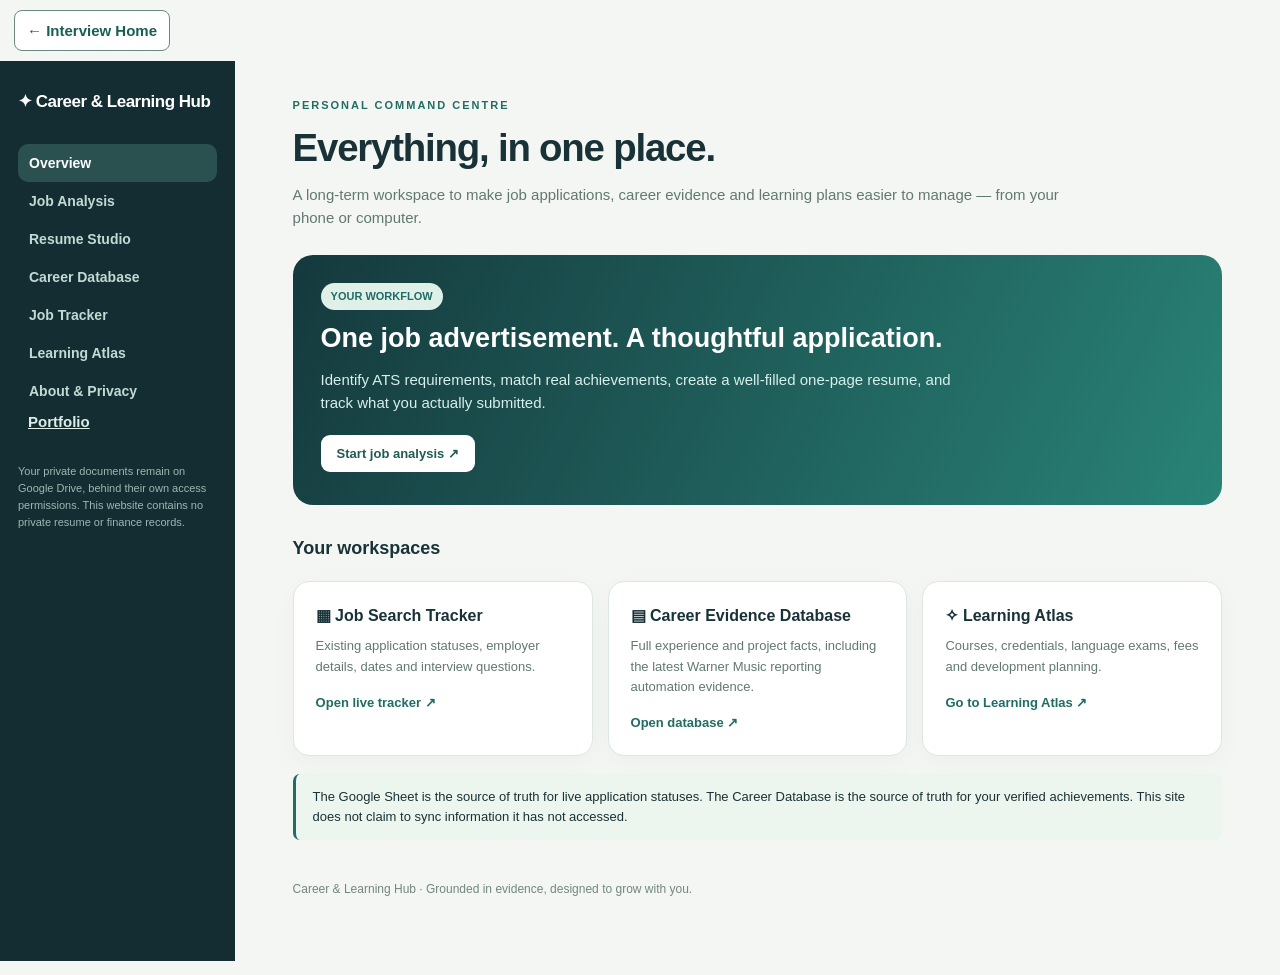
<file: index.html>
<!doctype html><html lang="en"><head><meta charset="utf-8"><meta name="viewport" content="width=device-width,initial-scale=1"><meta name="theme-color" content="#152c31"><title>Career & Learning Hub</title><style>:root{--ink:#193237;--green:#216c64;--bg:#f3f6f3;--line:#dce6e2}*{box-sizing:border-box}body{margin:0;color:var(--ink);background:var(--bg);font:15px/1.55 -apple-system,BlinkMacSystemFont,"Segoe UI",sans-serif}.wrap{display:grid;grid-template-columns:235px minmax(0,1fr);min-height:100vh}aside{background:#142d32;color:#dceee7;padding:28px 18px;position:sticky;top:0;height:100vh}aside h2{font-size:17px;margin:0 0 28px;color:white;letter-spacing:-.5px}aside button{display:block;background:transparent;color:#c3d9d4;border:0;border-radius:10px;width:100%;text-align:left;padding:11px;cursor:pointer;font-size:14px;font-weight:600}aside button:hover,aside button.active{background:#2a5050;color:white}aside p{font-size:11px;color:#9bb8b2;margin-top:30px}main{padding:36px clamp(18px,4.5vw,70px);max-width:1320px;width:100%;margin:auto}.eyebrow{color:var(--green);font-weight:800;letter-spacing:2px;font-size:11px}.title{font-size:clamp(30px,3vw,42px);letter-spacing:-1.2px;margin:4px 0 5px}.muted{color:#627872}.lead{max-width:770px;margin-top:0}.hero{background:linear-gradient(115deg,#15393d,#298377);border-radius:20px;color:white;padding:28px;margin-top:26px}.hero h2{font-size:27px;margin:8px 0}.hero p{color:#d8efea;margin:4px 0 15px;max-width:650px}.grid{display:grid;grid-template-columns:repeat(3,1fr);gap:15px;margin:18px 0}.card{background:white;border:1px solid var(--line);border-radius:16px;padding:22px;box-shadow:0 8px 26px #193f3008}.card h3{margin:0 0 8px;font-size:16px}.card p{color:#627872;margin:0;font-size:13px}.link{color:var(--green);font-weight:750;text-decoration:none;font-size:13px;display:inline-block;margin-top:16px}.link:hover{text-decoration:underline}.btn{background:var(--green);color:white;border:0;border-radius:9px;padding:11px 16px;font-size:13px;font-weight:700;cursor:pointer;display:inline-block;margin:5px 5px 5px 0}.btn.second{color:var(--green);background:#e2f0eb}.section{font-size:18px;margin-top:30px}label{font-size:13px;font-weight:700;display:block;margin-bottom:7px}input,textarea{border:1px solid #c8d7d2;border-radius:10px;padding:12px 13px;width:100%;font:inherit;color:var(--ink)}textarea{min-height:190px;resize:vertical}.cols{display:grid;grid-template-columns:1.4fr 1fr;gap:16px}.page{display:none}.page.active{display:block}.pill{display:inline-block;font-size:11px;padding:5px 10px;background:#dff0e9;color:#216c64;border-radius:99px;font-weight:700}.row{display:flex;justify-content:space-between;align-items:center;gap:20px;padding:15px 0;border-bottom:1px solid var(--line)}.row a{color:var(--green);font-weight:700}.note{background:#ecf6ee;border-left:3px solid var(--green);padding:13px 17px;margin-top:16px;border-radius:7px;font-size:13px}.check{display:block;padding:8px 0;font-size:13px;color:#4d645e}.check input{width:auto;margin-right:9px}footer{padding:40px 0;font-size:12px;color:#738780}@media(max-width:850px){.wrap{display:block}aside{position:relative;height:auto;padding:18px}aside h2{margin:0 0 10px}nav{display:flex;gap:4px;overflow:auto}aside button{width:auto;white-space:nowrap;padding:9px 12px}aside p{display:none}main{padding:25px 18px}.grid,.cols{grid-template-columns:1fr}}</style></head><body><a id="interview-return" href="inspired-financials.html#home" style="display:inline-block;margin:10px 14px;padding:8px 12px;border:1px solid #688a83;border-radius:8px;background:#fff;color:#185f52;text-decoration:none;font-weight:650">← Interview Home</a><div class="wrap"><aside><h2>✦ Career & Learning Hub</h2><nav><button class="active" data-page="home">Overview</button><button data-page="apply">Job Analysis</button><button data-page="studio">Resume Studio</button><button data-page="record">Career Database</button><button data-page="tracker">Job Tracker</button><button data-page="learn">Learning Atlas</button><button data-page="about">About & Privacy</button><a href="portfolio.html" style="padding:8px 10px;font-weight:700;color:inherit">Portfolio</a></nav><p>Your private documents remain on Google Drive, behind their own access permissions. This website contains no private resume or finance records.</p></aside><main><div class="page active" id="home"><div class="eyebrow">PERSONAL COMMAND CENTRE</div><h1 class="title">Everything, in one place.</h1><p class="lead muted">A long-term workspace to make job applications, career evidence and learning plans easier to manage — from your phone or computer.</p><div class="hero"><span class="pill">YOUR WORKFLOW</span><h2>One job advertisement. A thoughtful application.</h2><p>Identify ATS requirements, match real achievements, create a well-filled one-page resume, and track what you actually submitted.</p><button class="btn" style="background:white;color:#225b54" onclick="show('apply')">Start job analysis ↗</button></div><h2 class="section">Your workspaces</h2><div class="grid"><div class="card"><h3>▦ Job Search Tracker</h3><p>Existing application statuses, employer details, dates and interview questions.</p><a class="link" target="_blank" rel="noopener" href="https://docs.google.com/spreadsheets/d/13AzHerJsNeVkLoNNlolljButKMDNS-WcrKO5Dhg8IFI/edit">Open live tracker ↗</a></div><div class="card"><h3>▤ Career Evidence Database</h3><p>Full experience and project facts, including the latest Warner Music reporting automation evidence.</p><a class="link" target="_blank" rel="noopener" href="https://docs.google.com/document/d/1NegzHbs26tu6FH81Z61_im1c344aH3s_83smQ58kPVE/edit">Open database ↗</a></div><div class="card"><h3>✧ Learning Atlas</h3><p>Courses, credentials, language exams, fees and development planning.</p><a class="link" href="#learn" onclick="show('learn')">Go to Learning Atlas ↗</a></div></div><div class="note">The Google Sheet is the source of truth for live application statuses. The Career Database is the source of truth for your verified achievements. This site does not claim to sync information it has not accessed.</div></div><div class="page" id="apply"><div class="eyebrow">APPLICATION WORKFLOW · STEP 1</div><h1 class="title">Job Analysis</h1><p class="lead muted">Paste an advertisement. The built-in keyword scanner is a first pass, not an ATS prediction or automatic evidence verification.</p><div class="cols" style="margin-top:23px"><div class="card"><label>Company and role</label><input id="role" placeholder="e.g. FP&A Analyst — Company"><label style="margin-top:14px">Full advertisement</label><textarea id="ad" placeholder="Paste responsibilities and requirements here..."></textarea><button class="btn" id="scan">Extract key terms</button><button class="btn second" id="copyanalysis">Copy full AI analysis request</button></div><div class="card"><h3>ATS analysis</h3><p id="output">Paste a job advertisement to begin. Your text is processed in this browser; it is not uploaded by this site.</p><div id="keywords"></div></div></div></div><div class="page" id="studio"><div class="eyebrow">APPLICATION WORKFLOW · STEP 2</div><h1 class="title">Resume Studio</h1><p class="lead muted">ATS-first content, sourced achievements and a properly balanced one-page A4 design — using the exact formatting style you established.</p><div class="card"><h3>Mandatory resume quality checklist</h3><div id="checklist"></div><p class="muted" style="font-size:12px">Checklist state stays on this browser only. Automatic PDF/DOCX production and cross-device sync are not yet part of this version.</p><button class="btn" id="copyresume">Copy resume-generation request</button><a class="btn second" target="_blank" href="https://docs.google.com/document/d/1NegzHbs26tu6FH81Z61_im1c344aH3s_83smQ58kPVE/edit" style="text-decoration:none">Open evidence database ↗</a></div></div><div class="page" id="record"><div class="eyebrow">VERIFIED KNOWLEDGE</div><h1 class="title">Career Database</h1><p class="lead muted">Your long-form experience, projects, codebase achievements and planning, editable over time.</p><div class="grid"><div class="card"><h3>Career Evidence Database</h3><p>20+ detailed sections, including the newest GAS architecture, validations, testing, deployment and training updates.</p><a class="link" target="_blank" href="https://docs.google.com/document/d/1NegzHbs26tu6FH81Z61_im1c344aH3s_83smQ58kPVE/edit">Open long-form database ↗</a></div><div class="card"><h3>Master Guide</h3><p>Permanent resume style, ATS workflow, status rules and continuity instructions.</p><a class="link" target="_blank" href="https://docs.google.com/document/d/1HAg74gvbQYX8l7IyF7mKuKb_IF8icAsLSRKldOt6AaU/edit">Open Master Guide ↗</a></div><div class="card"><h3>Add new experiences</h3><p>Paste new achievements into ChatGPT or Claude and ask it to append evidence to the same Google document.</p><button class="btn second" id="copyupdate">Copy update request</button></div></div></div><div class="page" id="tracker"><div class="eyebrow">ONE LIVE APPLICATION RECORD</div><h1 class="title">Job Tracker</h1><p class="lead muted">Applications, vacancies, recruiter responses and interviews live in the existing connected Google Sheet.</p><div class="card"><h3>Job Search Command Centre</h3><p>Always check the actual spreadsheet before counting submitted applications.</p><a class="btn" href="https://docs.google.com/spreadsheets/d/13AzHerJsNeVkLoNNlolljButKMDNS-WcrKO5Dhg8IFI/edit" target="_blank" style="text-decoration:none;margin-top:18px">Open live Google Sheet ↗</a></div><div class="note">A job is only marked “Applied” after you confirm completing the application. Portal failures should remain “Not applied,” with a note about what happened.</div></div><div class="page" id="learn"><div class="eyebrow">LIVE INTERACTIVE LEARNING</div><h1 class="title">Learning Atlas</h1><p class="lead muted">Your full original planner is available below inside this website — with course selections, budgets, exam guides, learning progress and export/backup controls. This version saves progress in this browser; use Export Backup to move it to another device.</p><div class="card" style="padding:14px;margin-bottom:14px"><b style="font-size:14px">Original interactive planner</b><p>Use every planner tab below. On mobile, scroll within the planner to access its tools and course lists.</p><a class="link" href="atlas.html" target="_blank" rel="noopener">Open full-screen view (same website)</a></div><iframe title="Interactive Learning Atlas" src="atlas.html" style="display:block;border:1px solid #dce6e2;border-radius:16px;background:white;width:100%;height:1500px" loading="lazy"></iframe></div><div class="page" id="about"><div class="eyebrow">VERSION 1 · CAPABILITIES</div><h1 class="title">Privacy and roadmap</h1><div class="cols"><div class="card"><h3>Working now</h3><p>Mobile-friendly hosted directory, links to your private live records, basic local ATS keyword extraction, copyable AI prompts and a device-local resume checklist.</p></div><div class="card"><h3>Not integrated yet</h3><p>Cloud login, direct Sheet updates, server-side AI API calls, automatic document rendering/quality checks, and cross-device persistence of notes. These require secure backend integration.</p></div></div><div class="note">Do not paste confidential employer documents, code, employee data or passwords into this public site. Google document links still require the correct Google-account permissions.</div></div><footer>Career & Learning Hub · Grounded in evidence, designed to grow with you.</footer></main></div><script>const $=id=>document.getElementById(id);function show(x){document.querySelectorAll('.page').forEach(e=>e.classList.toggle('active',e.id===x));document.querySelectorAll('aside button').forEach(e=>e.classList.toggle('active',e.dataset.page===x));history.replaceState(null,'','#'+x);window.scrollTo(0,0)}window.show=show;document.querySelectorAll('aside button').forEach(b=>b.onclick=()=>show(b.dataset.page));if(location.hash&&$(location.hash.slice(1)))show(location.hash.slice(1));const doc='https://docs.google.com/document/d/1NegzHbs26tu6FH81Z61_im1c344aH3s_83smQ58kPVE/edit',guide='https://docs.google.com/document/d/1HAg74gvbQYX8l7IyF7mKuKb_IF8icAsLSRKldOt6AaU/edit',tracker='https://docs.google.com/spreadsheets/d/13AzHerJsNeVkLoNNlolljButKMDNS-WcrKO5Dhg8IFI/edit';const terms=[['FP&A',/fp&a|financial planning|financial analys/i],['Budgeting',/budget/i],['Forecasting',/forecast/i],['Variance analysis',/variance|actuals? vs/i],['Cash flow',/cash.flow/i],['Financial reporting',/financial report|management report/i],['Accounting',/accounting|general ledger|\bGL\b/i],['Reconciliations',/reconcil/i],['Excel',/excel|spreadsheets?/i],['SQL',/\bSQL\b/i],['Python',/python/i],['Power BI',/power.bi|\bDAX\b/i],['Tableau',/tableau/i],['ERP / SAP',/\bERP\b|\bSAP\b|Oracle/i],['Automation / AI',/automati|\bAI\b|apps script|\bVBA\b/i],['Data quality',/validat|data accuracy|data quality|exceptions/i],['Dashboards',/dashboard|visuali[sz]/i],['Stakeholders',/stakeholder|collaborat|business partner/i],['KPIs',/\bKPI\b|performance metrics/i],['Documentation',/documentat|playbook|\bSOP\b/i],['Process improvement',/process improv|transform|streamlin/i],['Testing',/testing|\bUAT\b|troubleshoot/i]];$('scan').onclick=()=>{let s=$('ad').value;if(s.trim().length<35){$('output').textContent='Paste a complete advertisement first.';return}let found=terms.filter(x=>x[1].test(s));$('output').textContent=found.length+' categories detected. Their match to your experience still needs verification.';$('keywords').replaceChildren(...found.map(x=>{let p=document.createElement('p');p.style.cssText='margin:8px 0;color:#216c64;font-size:13px';p.textContent='✓ '+x[0]+' · check evidence';return p}))};async function cp(s,b){try{await navigator.clipboard.writeText(s);let p=b.textContent;b.textContent='Copied ✓';setTimeout(()=>b.textContent=p,1800)}catch(_){prompt('Copy:',s)}}function base(){return 'Use my Career Evidence Database '+doc+' and Master Guide '+guide+'. Use the EXISTING Job Tracker '+tracker+'. Never invent experience, and mark a job Applied only after I confirm.'}$('copyanalysis').onclick=e=>cp(base()+'\nAnalyse the following advertisement: verify job legitimacy, identify ALL ATS keywords, match each with actual evidence from my database (verified/partial/missing), select relevant achievements, create a tailored one-page A4 PDF and DOCX resume using my black-and-white Infosys reference, fill meaningful blank space with DISTINCT additional evidence, render/check fonts, whitespace and page count, draft a cover letter or application answers if appropriate, and add this opportunity and interview questions to the existing tracker without marking Applied.\nRole: '+$('role').value+'\nAd:\n'+$('ad').value,e.currentTarget);const checks=['High-value ATS keywords extracted','Every term matched to verified / partial / missing evidence','Relevant achievements prioritized with honest metrics','Additional distinct accomplishments fill meaningful blank space','One A4 page, black headers, centered contact details','Readable font, justified bullets and aligned dates','Rendered PDF checked for overflow and empty footer'];checks.forEach((x,i)=>{let l=document.createElement('label');l.className='check';let a=document.createElement('input');a.type='checkbox';a.checked=localStorage.getItem('check'+i)==='1';a.onchange=()=>localStorage.setItem('check'+i,a.checked?'1':'0');l.append(a,x);$('checklist').appendChild(l)});$('copyresume').onclick=e=>cp(base()+'\nFor the current job, extract ATS keywords first and tailor a complete truthful one-page A4 resume. Use relevant achievements first, then fill remaining space with distinct confirmed accomplishments; avoid padding, tiny fonts and large blank areas. Produce PDF+DOCX, render and visually inspect; apply my uploaded Infosys style.',e.currentTarget);$('copyupdate').onclick=e=>cp('Update the SAME live Career Evidence Database '+doc+' using my new career/project facts. Record date, evidence, scale, problem, my role, tools, tested/live/planned status, privacy and updated resume-ready bullets. Append change history; do not make a duplicate document.',e.currentTarget);</script></body></html>
</file>
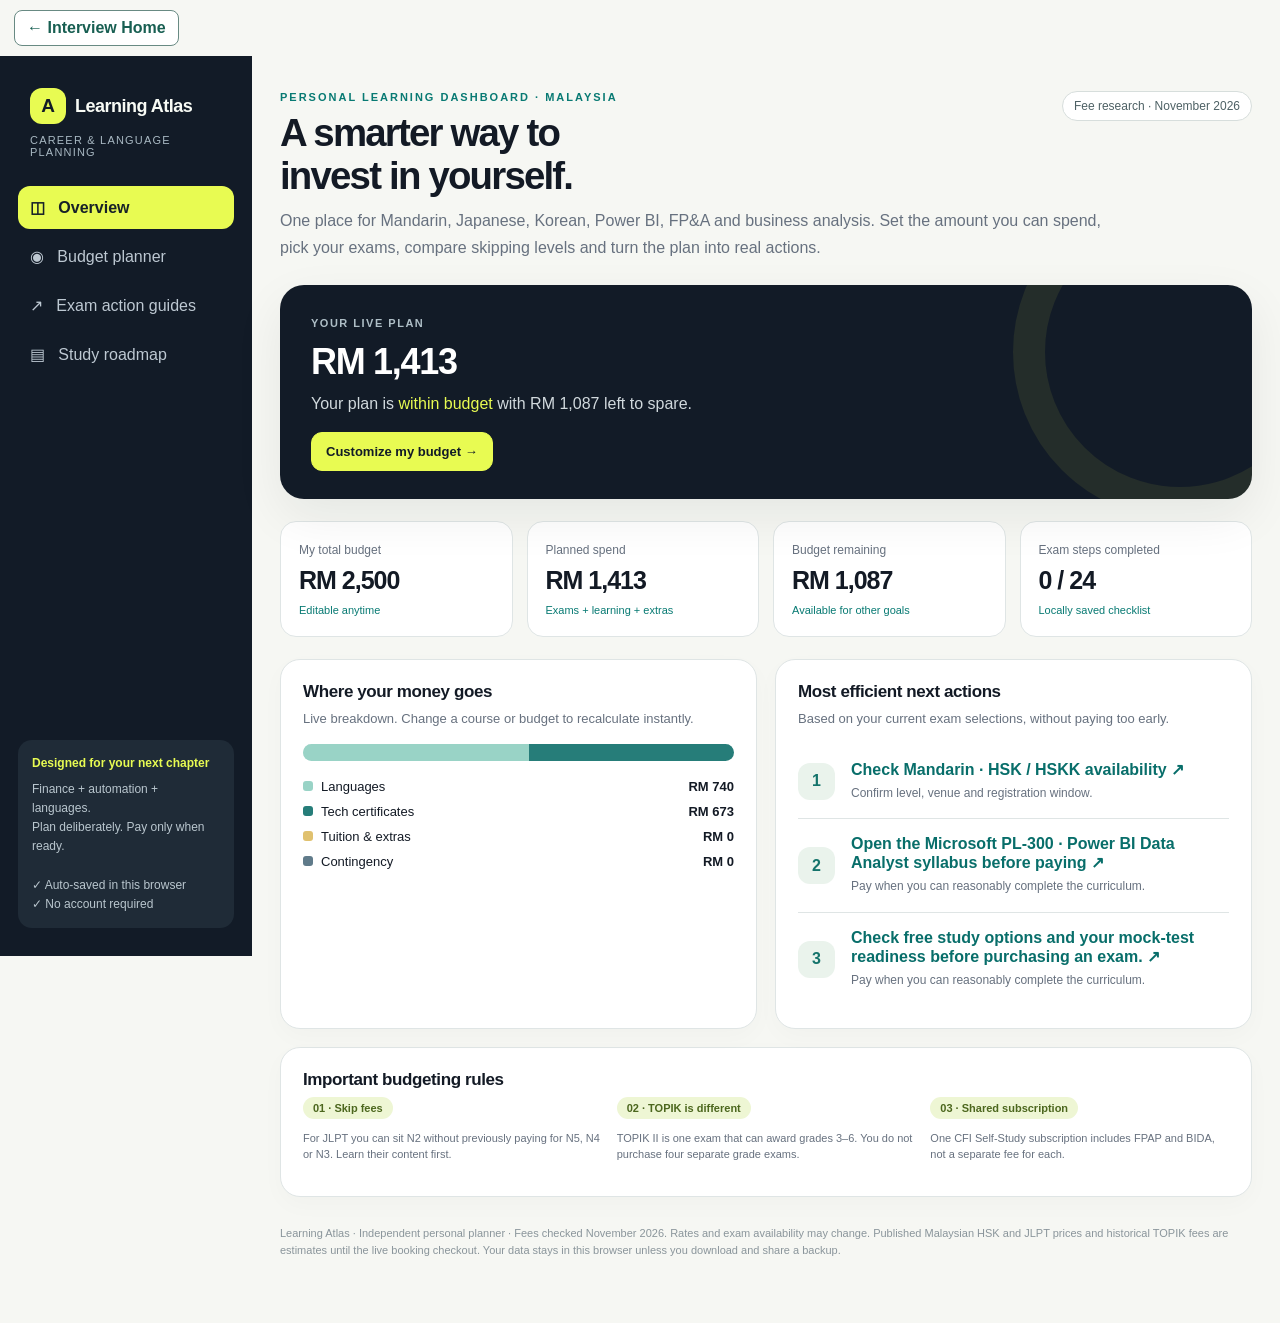
<file: atlas.html>
<!doctype html>
<html lang="en"><head><meta charset="utf-8"><meta name="viewport" content="width=device-width,initial-scale=1"><meta name="theme-color" content="#111827"><title>Learning Atlas | Career & Language Planner</title>
<style>
:root{--bg:#f6f7f3;--ink:#131a25;--muted:#67717f;--edge:#dfe5e5;--dark:#121b27;--lime:#e8fb52;--teal:#087a73;--pale:#eef4ef;--yellow:#fff7dc;--shadow:0 18px 50px rgba(17,30,32,.07)}*{box-sizing:border-box}body{margin:0;font-family:Inter,ui-sans-serif,-apple-system,BlinkMacSystemFont,"Segoe UI",sans-serif;background:var(--bg);color:var(--ink)}button,input,select{font:inherit}button{cursor:pointer}.app{display:flex;min-height:100vh}.sidebar{width:252px;min-width:252px;background:var(--dark);color:#f8fbf5;padding:28px 18px;display:flex;flex-direction:column;gap:24px;position:sticky;top:0;height:100vh}.brand{padding:4px 12px}.brand .monogram{display:inline-flex;align-items:center;justify-content:center;background:var(--lime);color:var(--dark);font-size:19px;font-weight:900;width:36px;height:36px;border-radius:12px;margin-right:9px}.brand b{font-size:18px;letter-spacing:-.5px}.brand small{display:block;color:#a9b9c3;margin-top:10px;font-size:11px;letter-spacing:1.2px;text-transform:uppercase}.nav{display:grid;gap:6px}.nav button{width:100%;display:flex;text-align:left;align-items:center;gap:11px;border:0;border-radius:12px;padding:12px;background:transparent;color:#bdc8d2}.nav button.active{background:var(--lime);color:#172128;font-weight:800}.nav button:hover:not(.active){background:#233343;color:#fff}.side-note{margin-top:auto;background:#1f2b37;padding:14px;border-radius:14px;font-size:12px;line-height:1.6;color:#b9c6ce}.main{flex:1;min-width:0;padding:35px max(28px,calc((100vw - 1450px)/2));max-width:calc(100% - 252px)}.section{display:none}.section.active{display:block}.eyebrow{font-size:11px;letter-spacing:2px;font-weight:800;color:var(--teal);text-transform:uppercase}.toprow{display:flex;align-items:start;justify-content:space-between;gap:20px}.page-title{font-size:clamp(28px,3vw,46px);line-height:1.11;letter-spacing:-1.8px;margin:9px 0 11px}.sub{color:var(--muted);line-height:1.65;max-width:850px;margin:0 0 24px}.pill{display:inline-block;border:1px solid #d7dedc;border-radius:100px;padding:7px 11px;font-size:12px;color:#4e6165;background:#fff;white-space:nowrap}.hero{background:var(--dark);color:#fff;border-radius:24px;padding:28px 31px;box-shadow:var(--shadow);margin-bottom:22px;position:relative;overflow:hidden}.hero:after{content:"";position:absolute;border:32px solid rgba(232,251,82,.08);height:270px;width:270px;border-radius:50%;right:-95px;top:-100px;pointer-events:none}.hero small{color:#aebec6;letter-spacing:1.5px;font-weight:700;font-size:11px}.hero h2{font-size:36px;letter-spacing:-1.3px;margin:10px 0 8px}.hero p{color:#d1d9dd;max-width:780px;line-height:1.6;margin:0}.hero em{color:var(--lime);font-style:normal}.kpis{display:grid;grid-template-columns:repeat(4,minmax(0,1fr));gap:14px;margin:17px 0 22px}.stat{border:1px solid var(--edge);border-radius:16px;padding:18px;background:#fff}.stat b{font-size:25px;letter-spacing:-1px;display:block;margin:8px 0 5px}.stat span{font-size:12px;color:var(--muted)}.stat small{font-size:11px;color:var(--teal)}.panel{border:1px solid var(--edge);border-radius:20px;background:#fff;box-shadow:0 8px 24px rgba(8,24,35,.025);padding:22px;margin-bottom:18px}.panel h3{font-size:17px;letter-spacing:-.4px;margin:0 0 7px}.panel .desc{font-size:13px;color:var(--muted);line-height:1.55;margin:0 0 15px}.panelbar{display:flex;align-items:center;justify-content:space-between;gap:15px}.grid2{display:grid;grid-template-columns:1fr 1fr;gap:18px}.grid3{display:grid;grid-template-columns:repeat(3,1fr);gap:15px}.field{display:flex;flex-direction:column;gap:7px}.field label{font-size:12px;font-weight:750;color:#4c5863}.field input:not([type=checkbox]),.field select{border:1px solid #d7e0e1;border-radius:11px;padding:11px 12px;width:100%;background:#fff;color:var(--ink);outline:none;min-width:0}.field input:focus,.field select:focus{outline:2px solid #d7ef7a;border-color:#9db62f}.tiny{font-size:11px;color:var(--muted);line-height:1.5}.budgetlarge{display:flex;align-items:center;justify-content:space-between;gap:12px;margin:9px 0 18px}.budgetlarge output{font-size:33px;font-weight:850;letter-spacing:-1px}.budgetlarge input{max-width:160px;text-align:right}input[type=range]{width:100%;accent-color:var(--teal)}.grid-numbers{display:grid;grid-template-columns:repeat(3,1fr);gap:13px}.small-card{padding:15px;border:1px solid var(--edge);border-radius:15px;background:#fafcf9}.small-card b{font-size:21px}.small-card small{display:block;color:var(--muted);font-size:11px;margin-top:6px}.badge{display:inline-flex;border-radius:100px;background:#eef6d4;color:#4c671e;padding:5px 10px;font-size:11px;font-weight:750}.badge.warn{background:#fff0db;color:#996013}.badge.red{background:#ffebe9;color:#b83d36}.btn{border:1px solid #d6e0e0;background:#fff;color:var(--ink);border-radius:11px;font-weight:750;padding:11px 14px;display:inline-flex;justify-content:center;align-items:center;gap:6px;text-decoration:none;font-size:13px}.btn.primary{background:var(--dark);color:#fff;border-color:var(--dark)}.btn.lime{background:var(--lime);color:var(--dark);border-color:var(--lime)}.btn:hover{filter:brightness(.97);transform:translateY(-1px)}.buttonrow{display:flex;flex-wrap:wrap;gap:9px}.choice{display:flex;align-items:center;gap:9px}.toggle{accent-color:var(--teal);width:17px;height:17px;flex:none}.programs{display:grid;gap:12px}.program{border:1px solid var(--edge);border-radius:15px;padding:15px;display:grid;grid-template-columns:1fr auto;gap:12px}.program h4{margin:0 0 6px;font-size:14px}.program p{margin:0;color:var(--muted);font-size:12px;line-height:1.45}.program .price{font-weight:800;font-size:16px}.program .right{text-align:right;display:flex;flex-direction:column;align-items:flex-end;gap:9px}.program .right input{width:91px;border-radius:8px;border:1px solid #d6e1dd;padding:7px;text-align:right;font-size:12px}.divider{height:1px;background:var(--edge);margin:20px 0}.costrow{display:flex;align-items:center;justify-content:space-between;gap:12px;padding:9px 0;font-size:13px}.costrow strong{font-size:15px}.costrow.total{padding-top:18px;border-top:1px solid var(--edge);font-size:18px;font-weight:800}.costrow.total strong{font-size:25px}.progress{height:12px;border-radius:100px;background:#e6ebec;overflow:hidden}.progress>div{height:100%;background:#18968c;transition:width .18s}.note{border-left:4px solid #d6e97a;padding:13px 16px;border-radius:0 10px 10px 0;background:#f7fadf;color:#41504b;font-size:12px;line-height:1.65}.note.warn{border-color:#e8bd69;background:#fff6e5}.comparison{overflow-x:auto}.comparison table{width:100%;border-collapse:collapse;min-width:490px}.comparison th{text-align:left;background:#f5f8f7;color:#47565b;font-size:12px;padding:12px;border-bottom:1px solid var(--edge)}.comparison td{padding:13px 12px;border-bottom:1px solid #e8eeee;font-size:13px}.comparison tr:last-child td{border:0}.comparison td:last-child,.comparison th:last-child{text-align:right;font-variant-numeric:tabular-nums}.roadrow{display:flex;gap:16px;align-items:center;padding:16px 0;border-bottom:1px solid var(--edge)}.roadrow:last-child{border:0}.roadnum{width:37px;height:37px;border-radius:12px;background:#eaf3ec;color:#14736b;display:flex;justify-content:center;align-items:center;font-weight:900;flex:none}.roadrow p{font-size:12px;color:var(--muted);line-height:1.55;margin:5px 0 0}.examcard{border:1px solid var(--edge);border-radius:18px;padding:20px;margin:0 0 17px;background:#fff}.examtop{display:flex;gap:12px;justify-content:space-between;align-items:start}.examtop h3{margin:0 0 5px}.examtop small{color:var(--muted)}.steps{display:grid;gap:10px;margin-top:18px}.step{display:flex;align-items:flex-start;gap:10px;padding:12px 13px;background:#f7f9f7;border:1px solid #ecf0ed;border-radius:12px}.step input{accent-color:#087a73;flex:none;margin-top:3px}.step span{font-size:13px;line-height:1.48}.step.done span{text-decoration:line-through;color:#88938d}.step .no{display:inline-block;color:#188278;font-weight:850;margin-right:4px}.inlineprice{display:flex;gap:8px;align-items:center;flex-wrap:wrap}.subheading{font-size:21px;letter-spacing:-.7px;margin:26px 0 14px}.fold{border:1px solid #e0e7e7;border-radius:13px;overflow:hidden;margin:12px 0}.fold summary{cursor:pointer;font-weight:750;font-size:13px;padding:16px;background:#fbfcfb}.fold .inside{padding:0 16px 17px;font-size:13px;line-height:1.65;color:#46545c}.mark{color:var(--teal);font-weight:750}.tools{display:flex;flex-wrap:wrap;gap:8px}.footer{font-size:11px;color:#8a959b;margin:28px 0;line-height:1.6}.hidden{display:none!important}.responsive-switch{display:none}.chart{display:flex;height:17px;border-radius:30px;overflow:hidden;background:#e6eeec}.chart>span{display:block;height:100%}.chart .a{background:#99d3c6}.chart .b{background:#267d79}.chart .c{background:#e0c16f}.chart .d{background:#607b8a}.toast{position:fixed;bottom:22px;right:22px;padding:12px 16px;background:#18232d;color:#fff;border-radius:12px;box-shadow:var(--shadow);z-index:100;opacity:0;transform:translateY(8px);transition:.2s;pointer-events:none;font-size:13px}.toast.show{opacity:1;transform:translateY(0)}.roundpill{font-size:11px;color:var(--muted);border:1px solid var(--edge);border-radius:100px;padding:5px 8px}.amount{font-variant-numeric:tabular-nums}.actionslink{color:#086e6a;text-decoration:none;font-weight:750}.actionslink:hover{text-decoration:underline}@media(max-width:1040px){.sidebar{width:210px;min-width:210px}.main{max-width:calc(100% - 210px);padding:28px 22px}.grid2{grid-template-columns:1fr}.grid3{grid-template-columns:1fr 1fr}}@media(max-width:720px){.app{display:block}.sidebar{position:relative;width:100%;height:auto;min-width:0;padding:14px;gap:10px}.brand{display:flex;align-items:center;gap:8px;padding:0 4px}.brand small{display:none}.nav{display:flex;gap:6px;overflow-x:auto;padding:3px}.nav button{width:auto;flex:none;font-size:12px;white-space:nowrap;padding:10px 11px}.side-note{display:none}.main{max-width:100%;padding:23px 14px}.hero{padding:23px}.hero h2{font-size:28px}.kpis{grid-template-columns:repeat(2,1fr);gap:9px}.stat{padding:13px}.stat b{font-size:21px}.grid3{grid-template-columns:1fr}.panel{padding:16px}.toprow{display:block}.toprow .pill{margin:6px 0 15px}.budgetlarge{flex-wrap:wrap}.budgetlarge input{max-width:130px}.grid-numbers{grid-template-columns:1fr 1fr}.examtop{flex-direction:column}.program{grid-template-columns:1fr}.program .right{align-items:flex-start;text-align:left;flex-direction:row;justify-content:space-between}.roundpill{white-space:normal}}@media print{.sidebar,.buttonrow,.btn,.tools{display:none!important}.main{max-width:100%;padding:5px}.section{display:block!important;break-before:page}.panel{box-shadow:none}.examcard{break-inside:avoid}body{background:#fff}}
</style></head><body><a id="interview-return" href="inspired-financials.html#home" style="display:inline-block;margin:10px 14px;padding:8px 12px;border:1px solid #688a83;border-radius:8px;background:#fff;color:#185f52;text-decoration:none;font-weight:650">← Interview Home</a>
<div class="app"><aside class="sidebar"><div class="brand"><span class="monogram">A</span><b>Learning Atlas</b><small>Career & language planning</small></div><nav class="nav" aria-label="Sections"><button data-page="overview" class="active">◫ &nbsp; Overview</button><button data-page="budget">◉ &nbsp; Budget planner</button><button data-page="exams">↗ &nbsp; Exam action guides</button><button data-page="roadmap">▤ &nbsp; Study roadmap</button></nav><div class="side-note"><b style="color:#e8fb52">Designed for your next chapter</b><div style="margin-top:7px">Finance + automation + languages.<br>Plan deliberately. Pay only when ready.<br><br>✓ Auto-saved in this browser<br>✓ No account required</div></div></aside>
<main class="main">
<section id="overview" class="section active"><div class="toprow"><div><div class="eyebrow">Personal learning dashboard · Malaysia</div><h1 class="page-title">A smarter way to<br>invest in yourself.</h1></div><span class="pill">Fee research · November 2026</span></div><p class="sub">One place for Mandarin, Japanese, Korean, Power BI, FP&A and business analysis. Set the amount you can spend, pick your exams, compare skipping levels and turn the plan into real actions.</p><div class="hero"><small>YOUR LIVE PLAN</small><h2 id="heroTotal">RM 0</h2><p id="heroText">Your budget responds to every choice you make.</p><div style="margin-top:15px"><button class="btn lime" data-go="budget">Customize my budget →</button></div></div><div class="kpis"><div class="stat"><span>My total budget</span><b id="kBudget">RM 0</b><small>Editable anytime</small></div><div class="stat"><span>Planned spend</span><b id="kSpend">RM 0</b><small>Exams + learning + extras</small></div><div class="stat"><span>Budget remaining</span><b id="kLeft">RM 0</b><small id="kLeftStatus">Based on your selections</small></div><div class="stat"><span>Exam steps completed</span><b id="kDone">0 / 0</b><small>Locally saved checklist</small></div></div><div class="grid2"><div class="panel"><h3>Where your money goes</h3><p class="desc">Live breakdown. Change a course or budget to recalculate instantly.</p><div class="chart" id="breakdown"></div><div id="breakdownLegend" style="display:grid;gap:10px;margin-top:18px"></div></div><div class="panel"><h3>Most efficient next actions</h3><p class="desc">Based on your current exam selections, without paying too early.</p><div id="nextActions"></div></div></div><div class="panel"><h3>Important budgeting rules</h3><div class="grid3"><div><span class="badge">01 · Skip fees</span><p class="tiny">For JLPT you can sit N2 without previously paying for N5, N4 or N3. Learn their content first.</p></div><div><span class="badge">02 · TOPIK is different</span><p class="tiny">TOPIK II is one exam that can award grades 3–6. You do not purchase four separate grade exams.</p></div><div><span class="badge">03 · Shared subscription</span><p class="tiny">One CFI Self-Study subscription includes FPAP and BIDA, not a separate fee for each.</p></div></div></div></section>
<section id="budget" class="section"><div class="eyebrow">Interactive cost planner</div><h1 class="page-title">Make the numbers<br>work for you.</h1><p class="sub">Every control is connected. Change your maximum budget, exams, study-material allowances, exchange rate or published fees and see the totals and savings update immediately.</p><div class="panel"><div class="panelbar"><h3>01. Set your maximum budget</h3><span class="badge" id="budgetBadge">Your budget</span></div><div class="budgetlarge"><output id="budgetDisplay">RM 2,500</output><div class="field"><label for="budgetInput">Enter exact budget (RM)</label><input id="budgetInput" type="number" min="0" step="50"></div></div><input id="budgetSlider" type="range" min="0" max="15000" step="50"><div style="display:flex;justify-content:space-between" class="tiny"><span>RM0</span><span>RM15,000</span></div><div class="divider"></div><div class="grid3"><div class="field"><label for="fx">USD → MYR conversion rate</label><input id="fx" type="number" min="0.1" step="0.01"></div><div class="field"><label for="weeklyHours">Hours you can study weekly</label><input id="weeklyHours" type="number" min="1" max="60" step="1"></div><div class="field"><label for="buffer">Retake/price buffer (%)</label><input id="buffer" type="number" min="0" max="100" step="5"></div></div><p class="tiny" style="margin-bottom:0">The currency rate is an editable planning input, not a live FX feed. Actual Malaysian checkout prices may differ.</p></div>
<div class="panel"><h3>02. Choose language exams</h3><p class="desc">The “direct” cost is one exam at your selected level. The “every level” total shows how much you'd spend if you also sat all lower exams. Choose the approach separately for each language.</p><div class="grid3" id="languageControls"></div></div>
<div class="panel"><h3>03. Choose professional qualifications</h3><p class="desc">Select the exams or subscriptions you really want. Change any fee to match the price at checkout. For CFI, one subscription covers multiple certifications.</p><div class="programs" id="certControls"></div></div>
<div class="panel"><h3>04. Budget for learning, not just exams</h3><p class="desc">Books, classes and additional expenses are separate from exam fees. Enter your own actual quotes; leave at RM0 to self-study for free.</p><div class="grid3"><div class="field"><label>Mandarin classes/materials (RM)</label><input type="number" min="0" id="extraMandarin"></div><div class="field"><label>Japanese classes/materials (RM)</label><input type="number" min="0" id="extraJapanese"></div><div class="field"><label>Korean classes/materials (RM)</label><input type="number" min="0" id="extraKorean"></div><div class="field"><label>Tech courses/books (RM)</label><input type="number" min="0" id="extraTech"></div><div class="field"><label>Travel to exam centres (RM)</label><input type="number" min="0" id="extraTravel"></div><div class="field"><label>Other fees (RM)</label><input type="number" min="0" id="extraOther"></div></div><div class="divider"></div><h3>Custom expense items</h3><p class="desc">Add anything else: private tutors, a new certification, retake, or a paid coding course. These amounts enter your total automatically.</p><div class="grid3"><div class="field"><label>Item description</label><input id="customName" placeholder="e.g. Japanese textbook"></div><div class="field"><label>Cost (RM)</label><input id="customCost" type="number" min="0" placeholder="e.g. 80"></div><div class="field" style="justify-content:flex-end"><button class="btn primary" id="addCustom">+ Add this cost</button></div></div><div id="customItems" style="margin-top:14px"></div></div>
<div class="panel"><h3>05. Your result</h3><div id="totalRows"></div><div class="divider"></div><div id="balanceBadge"></div><div style="margin-top:16px" class="progress"><div id="budgetBar"></div></div><div class="divider"></div><h3>What do you save by skipping lower exams?</h3><div class="comparison"><table><thead><tr><th>Language</th><th>Direct exam</th><th>Every lower level + target</th><th>Savings</th></tr></thead><tbody id="compareRows"></tbody></table></div><div class="note" style="margin-top:16px">The comparison keeps the same selected target level. It compares examination fees only, not the time spent studying the earlier syllabus. Additional speaking fees for elective HSKK at levels 1–2 are not included.</div><div class="buttonrow" style="margin-top:18px"><button class="btn primary" id="exportPlan">↓ Download my plan (JSON)</button><button class="btn" id="csvExport">↓ Budget CSV</button><button class="btn" data-go="exams">Open exam action guides ↗</button></div></div></section>
<section id="exams" class="section"><div class="eyebrow">From planning to booking</div><h1 class="page-title">Know exactly<br>what to do next.</h1><p class="sub">Use these checklists as you register. Tick each completed step. Your progress is saved in this browser. Official registration links open the provider's website in a new tab; this planner does not book or pay on your behalf.</p><div class="panel" id="languageExamCalendar" style="margin-bottom:16px">
<h3>Malaysia language exam calendar</h3>
<p class="desc">Save two dates for each exam: the registration date or deadline, and the test day. All times are Malaysia time. Dates checked 20 November 2026.</p>
<article class="examcard">
<h3>Japanese · JLPT</h3>
<p><strong>Check from 1 March</strong> for the July sitting. <strong>Check from 1 August</strong> for December. These are reminders to check, and the 2027 application windows still need confirmation.</p>
<p>In Malaysia, July registration opened 17 March in 2025 and 16 March in 2026. December registration opened 18 August in 2025 and 17 August in 2026. The 6 December 2026 sitting is already closed for applications.</p>
<p><a href="https://www.jfkl.org.my/japanese-language-proficiency-test/jlpt-in-malaysia/" target="_blank" rel="noopener">Check Japan Foundation KL announcements</a> · <a href="https://jlpt.jlsm.org/" target="_blank" rel="noopener">Apply on the JLSM portal</a></p>
</article>
<article class="examcard">
<h3>Korean · TOPIK I / II</h3>
<p><strong>Start checking in December</strong> for next year’s Malaysian schedule. Check weekly in January until the notice appears, then save the opening date of the sitting you want.</p>
<p>The Korean Education Center published its 2026 schedule on 2 January. For the 18 October 2026 paper exam, Malaysian registration ran 8–22 July, about three months ahead. A 2027 Malaysian registration window was still unverified at the last check.</p>
<p><a href="https://kecmy.com/en/" target="_blank" rel="noopener">Korean Education Center in Malaysia → Notice</a> · <a href="https://kecmy.com/en/board/notice/view/?bc_no=451" target="_blank" rel="noopener">2026 Malaysia schedule</a></p>
</article>
<article class="examcard">
<h3>Mandarin · HSK / HSKK</h3>
<p><strong>Check about one month before your preferred sitting.</strong> Pick your centre and level first. The linked Malaysian form gives the deadline to use.</p>
<p><strong>UTAR Sungai Long, HSK 4 + speaking:</strong> for the <strong>9 January 2027</strong> exam, apply by <strong>27 December 2026</strong>. For the <strong>14 March 2027</strong> exam, apply by <strong>1 March 2027</strong>. Both forms list HSK at 9 a.m. and HSK 4 speaking at 11:20 a.m. Arrive one hour early.</p>
<p><a href="https://www.hsk-ibt.com.my/hsk-registration/" target="_blank" rel="noopener">Choose your centre and level</a> · <a href="https://www.emailmeform.com/builder/form/KWSHbImc8qrJ64bEef" target="_blank" rel="noopener">9 January form</a> · <a href="https://www.emailmeform.com/builder/form/Tc3i54Yhe1ykR9" target="_blank" rel="noopener">14 March form</a></p>
</article>
</div><div class="panel"><div class="panelbar"><div><h3>Your actionable examination list</h3><p class="desc">Shows your three selected language exams and any professional certifications.</p></div><button class="btn" id="resetSteps">Reset checklists</button></div><div id="examCards"></div></div></section>
<section id="roadmap" class="section"><div class="eyebrow">Study without overloading yourself</div><h1 class="page-title">Your learning<br>roadmap.</h1><p class="sub">Change your available study hours in the Budget Planner and your weekly allocation will update. These are planning estimates, not guarantees of exam readiness.</p><div class="panel"><h3>Suggested weekly time allocation</h3><p class="desc" id="hoursIntro"></p><div id="allocation"></div></div><div class="panel"><h3>Estimated hours to your selected targets</h3><p class="desc">Cumulative beginner-to-target estimates. These don't replace official syllabi or mock-test results.</p><div id="durationCards" class="grid3"></div></div><div class="panel"><h3>Practical 12-month learning sequence</h3><div id="timeline"></div></div><div class="panel"><h3>Tools to keep your plan portable</h3><p class="desc">Local browser storage remembers your choices and checklist ticks on this browser. Download a backup if you change devices or clear browser data.</p><div class="tools"><button class="btn primary" id="exportBackup">Download full backup</button><label class="btn" for="importBackup">Import backup file<input id="importBackup" style="display:none" type="file" accept="application/json,.json"></label><button class="btn" onclick="window.print()">Print / save as PDF</button><button class="btn" id="resetAll">Reset plan</button></div></div></section>
<div class="footer">Learning Atlas · Independent personal planner · Fees checked November 2026. Rates and exam availability may change. Published Malaysian HSK and JLPT prices and historical TOPIK fees are estimates until the live booking checkout. Your data stays in this browser unless you download and share a backup.</div></main></div><div id="toast" class="toast" role="status"></div>
<script>
const DATA={
 hsk:{name:'Mandarin · HSK / HSKK',levels:[['none','No HSK exam',0],['1','HSK 1',120],['2','HSK 2',150],['3','HSK 3 + HSKK beginner',300],['4','HSK 4 + HSKK intermediate',370],['5','HSK 5 + HSKK advanced',430],['6','HSK 6 + HSKK advanced',460]],url:'https://www.hsk-ibt.com.my/hsk-registration/',notice:'https://www.hsk-ibt.com.my/hsk-test-fees/',guide:['Check the Malaysian HSK test dates and choose a centre such as Kota Damansara or Sungai Long.','Choose your target level and available test date. HSK 3–6 include mandatory HSKK speaking.','Prepare a MyKad scan, digital passport-style photograph and your personal contact details.','Check the exact fee and pay using the published DuitNow/bank-transfer or Touch ’n Go instructions.','Attach the payment proof and documents; submit the registration form.','Check the confirmation email, test venue and admission instructions before the exam.'],note:'Malaysian organiser charges HSKK together with HSK 3–6. Centre-based computer exam. Lower levels do not have to be passed first.'},
 jlpt:{name:'Japanese · JLPT',levels:[['none','No JLPT exam',0],['N5','N5',160],['N4','N4',160],['N3','N3',200],['N2','N2',200],['N1','N1',200]],url:'https://jlpt.jlsm.org/',notice:'https://www.jfkl.org.my/japanese-language-proficiency-test/jlpt-in-malaysia/',guide:['Check the Japan Foundation KL/JLSM announcement for the NEXT registration dates. December 2026 is already closed.','Choose your level N5–N1 and test site in the official Malaysian online portal.','Prepare an email address, NRIC/passport details, Malaysian mailing address and language-learning background.','Complete the form and check the registration acknowledgement/reference number.','Follow the portal’s online payment instructions; save the payment confirmation.','Download/keep the exam voucher and check the venue and rules well before exam day.'],note:'Official Malaysian registration is usually open briefly before July/December sittings; no prerequisite levels. 2026 fees are based on a local organiser announcement; confirm the next sitting.'},
 topik:{name:'Korean · TOPIK',levels:[['none','No TOPIK exam',0],['I','TOPIK I · grades 1–2',120],['II','TOPIK II · grades 3–6',170]],url:'https://kecmy.com/en/',notice:'https://www.topik.go.kr/',guide:['Open Korean Education Center Malaysia and check its latest TOPIK notice for a Malaysia sitting.','Choose TOPIK I (grades 1–2) or TOPIK II (grades 3–6); check whether the session is paper-based or computer-based.','Read the Malaysia-specific registration period, form link, identity/photo requirements and venue.','Complete the current Malaysia form; use only the payment method and amount in the centre’s live notice.','Keep payment evidence and confirmation, and check the admission ticket instructions.','Take the exam and retrieve results through the examination provider when released.'],note:'TOPIK II awards grades 3–6 according to score; it is NOT one separate exam per grade. RM120/RM170 are 2026 Malaysia sitting reference fees, not verified upcoming checkout fees.'}
};
const CERTS=[
{id:'pl300',name:'Microsoft PL-300 · Power BI Data Analyst',usd:165,hours:85,priority:'Highest career impact',url:'https://learn.microsoft.com/en-us/credentials/certifications/exams/pl-300/',guide:['Sign in to Microsoft Learn with your personal Microsoft account.','Open the PL-300 study guide; learn Power Query, DAX, data modelling and report security.','Build and validate a finance KPI dashboard in Power BI Desktop.','Use official practice assessments; review weak topics before booking.','Select Schedule exam, Malaysia, delivery method and available Pearson VUE slot.','Check the actual MY checkout price, pay and retain confirmation.'],note:'US$165 is the official base reference; actual local price can differ.'},
{id:'cfi',name:'CFI Self-Study · FPAP + BIDA + FMVA',usd:497,hours:115,priority:'For FP&A / BI pathway',url:'https://corporatefinanceinstitute.com/pricing/',guide:['Review CFI Self-Study versus promotional offers; compare the actual renewal price.','Subscribe only when ready to study; the access is annual and can renew.','Choose FPAP, BIDA or both in the same active subscription.','Complete required courses, quizzes and relevant modelling/data projects.','Sit the included certification assessments/final exam when eligible.','Download the earned certificates; record the renewal date.'],note:'One annual subscription includes multiple CFI certifications. US$497 standard annual fee, not a per-certification charge.'},
{id:'ecba',name:'IIBA ECBA · Business Analysis',usd:395,hours:50,priority:'For Business Analyst roles',url:'https://www.iiba.org/business-analysis-certifications/ecba/',guide:['Open the IIBA ECBA page and check the live pricing/discount terms.','Create an IIBA account; review the exam blueprint and included learning journey.','Study stakeholder needs, requirements, process modelling and solution assessment.','Use the practice exam and identify weak areas.','Purchase/register, choose an online-proctored appointment and check system requirements.','Complete identification checks, sit the exam and retain your results.'],note:'US$395 standard price; IIBA has advertised temporary discounts. No mandatory previous work experience or logged training hours.'},
{id:'excel',name:'Microsoft Office Specialist Excel Expert · MO-211',usd:100,hours:30,priority:'Quick proof of Excel skill',url:'https://learn.microsoft.com/en-us/credentials/certifications/mos-excel-expert-m365-apps/',guide:['Read the MO-211 exam objectives.','Practise advanced formulas, workbook management, charts and automation tasks in Excel.','Find an authorised Certiport testing centre in Malaysia.','Confirm the centre’s current voucher, test and any administration fees.','Book an available slot, pay through the authorised centre and complete the practical exam.'],note:'US$100 is a planning allowance, not a verified Malaysia centre fee; replace with actual quote.'},
{id:'dp900',name:'Microsoft DP-900 · Azure Data Fundamentals',usd:99,hours:35,priority:'Data fundamentals',url:'https://learn.microsoft.com/en-us/credentials/certifications/exams/dp-900/',guide:['Sign into Microsoft Learn with a personal account.','Study relational/non-relational data and cloud analytics using free modules.','Take a practice assessment and revisit weak areas.','Schedule DP-900 via Pearson VUE in Malaysia.','Confirm the checkout fee, pay and keep your booking confirmation.'],note:'Official reference US$99; local taxes/exchange may differ.'},
{id:'pl900',name:'Microsoft PL-900 · Power Platform Fundamentals',usd:99,hours:28,priority:'Automation ecosystem',url:'https://learn.microsoft.com/en-us/credentials/certifications/exams/pl-900/',guide:['Study Power Apps, Power Automate, Dataverse and Copilot Studio on Microsoft Learn.','Build a small sample automated flow.','Take free practice assessments.','Schedule PL-900 through the official Microsoft/Pearson VUE page.','Verify the price, pay and keep your admission details.'],note:'Official reference US$99; checkout fee depends on the region.'}
,{id:'dp600',name:'Microsoft DP-600 · Fabric Analytics Engineer',usd:165,hours:110,priority:'Advanced BI engineering',url:'https://learn.microsoft.com/en-us/credentials/certifications/exams/dp-600/',guide:['Study Microsoft Fabric, semantic models and enterprise reporting patterns.','Practise datasets, SQL concepts and transformations.','Build a Fabric portfolio example with validation.','Take the official practice assessment.','Book through Microsoft Learn and confirm your local fee.'],note:'More advanced than PL-300; finish Power BI foundations first.'}
,{id:'googledata',name:'Google Cloud Associate Data Practitioner',usd:125,hours:65,priority:'Google Cloud data analytics',url:'https://cloud.google.com/learn/certification/data-practitioner',guide:['Read the current Google Cloud exam guide and requirements.','Practise data ingestion, exploration and governance with Google Cloud tools.','Take sample questions and verify your readiness.','Schedule through the authorised testing partner and check the Malaysia price.'],note:'US$125 planning reference; verify current local checkout.'}
,{id:'tableau',name:'Salesforce Certified Tableau Data Analyst',usd:200,hours:50,priority:'Advanced Tableau credential',url:'https://www.tableau.com/learn/certification',guide:['Review the current Tableau certification catalogue for Data Analyst.','Practise Tableau Prep, data modelling and dashboards.','Check the exam blueprint and prerequisites.','Schedule and pay through the official Salesforce/Tableau certification route.'],note:'You already hold Tableau Desktop Specialist, so this is optional.'}
,{id:'ai',name:'Microsoft AI-901 · Azure AI Fundamentals',usd:99,hours:35,priority:'AI foundations',url:'https://learn.microsoft.com/en-us/credentials/certifications/',guide:['Check the current Microsoft AI Fundamentals replacement exam title/availability.','Use official Microsoft Learn material and responsible AI lessons.','Complete a small original AI-assisted analytics exercise.','Schedule only the current exam through Microsoft Learn; confirm checkout.'],note:'The former AI-900 retired; check the current replacement and fee before paying.'}
,{id:'python',name:'Python Institute PCEP · Python Programmer',usd:69,hours:40,priority:'Python fundamentals',url:'https://pythoninstitute.org/pcep',guide:['Review the PCEP syllabus and practice Python data types, control flow and functions.','Write and debug small scripts without copying answers blindly.','Take official-style practice questions.','Purchase the eligible voucher and schedule the exam via Python Institute instructions.'],note:'US$69 is a starting fee estimate; voucher packages and retakes differ.'}
];
const INITIAL={budget:2500,fx:4.08,hours:8,buffer:0,languages:{hsk:{level:'4',mode:'direct'},jlpt:{level:'N3',mode:'direct'},topik:{level:'II',mode:'direct'}},selected:['pl300'],costs:{},extras:{Mandarin:0,Japanese:0,Korean:0,Tech:0,Travel:0,Other:0},custom:[],done:{}};
const KEY='learning-atlas-2026-v2';let state;try{state=Object.assign({},INITIAL,JSON.parse(localStorage.getItem(KEY)||'{}'))}catch{state=structuredClone(INITIAL)};function norm(){state.languages={...INITIAL.languages,...state.languages};state.selected=Array.isArray(state.selected)?state.selected:[];state.costs=state.costs||{};state.extras={...INITIAL.extras,...state.extras};state.done=state.done||{};state.custom=Array.isArray(state.custom)?state.custom:[];}norm();
const $=s=>document.querySelector(s),$$=s=>Array.from(document.querySelectorAll(s)),money=n=>'RM '+(Number(n)||0).toLocaleString('en-MY',{minimumFractionDigits:0,maximumFractionDigits:2}),esc=s=>String(s).replace(/[&<>"']/g,x=>({'&':'&amp;','<':'&lt;','>':'&gt;','"':'&quot;',"'":'&#39;'}[x]));function save(){try{localStorage.setItem(KEY,JSON.stringify(state))}catch{}}function toast(t){const e=$('#toast');e.textContent=t;e.classList.add('show');clearTimeout(window.tid);window.tid=setTimeout(()=>e.classList.remove('show'),2200)};
function tierCost(kind,level){const l=DATA[kind].levels.find(x=>x[0]===level);if(!l)return 0;const custom=state.costs[kind+':'+level];return custom!==undefined?Number(custom)||0:l[2]}
function langCost(kind){const a=state.languages[kind];if(a.level==='none')return 0;let levels=DATA[kind].levels.filter(x=>x[0]!=='none');if(kind==='topik'){return a.mode==='all'&&a.level==='II'?tierCost('topik','I')+tierCost('topik','II'):tierCost('topik',a.level)}const i=levels.findIndex(x=>x[0]===a.level);return a.mode==='all'?levels.slice(0,i+1).reduce((s,x)=>s+tierCost(kind,x[0]),0):tierCost(kind,a.level)}
function langEvery(kind){const cur=state.languages[kind],prev=cur.mode;cur.mode='all';const v=langCost(kind);cur.mode=prev;return v}
function certCost(c){return state.costs[c.id]!==undefined?Number(state.costs[c.id])||0:Math.round(c.usd*state.fx)}
function calc(){const languages=Object.keys(DATA).map(k=>({key:k,name:DATA[k].name,cost:langCost(k),every:langEvery(k)}));const langs=languages.reduce((s,x)=>s+x.cost,0),professional=CERTS.filter(c=>state.selected.includes(c.id)).reduce((s,x)=>s+certCost(x),0),extras=Object.values(state.extras).reduce((s,x)=>s+(Number(x)||0),0)+state.custom.reduce((s,x)=>s+(Number(x.cost)||0),0),before=langs+professional,buffer=Math.round(before*(Number(state.buffer)||0)/100),total=before+extras+buffer;return {languages,langs,professional,extras,buffer,total,left:Number(state.budget)-total,save:languages.reduce((s,x)=>s+(x.every-x.cost),0)}}
function setPage(p){$$('.section').forEach(el=>el.classList.toggle('active',el.id===p));$$('.nav button').forEach(el=>el.classList.toggle('active',el.dataset.page===p));window.scrollTo({top:0,behavior:'smooth'});if(p==='exams')renderExams();if(p==='roadmap')renderRoadmap()}
$$('[data-page]').forEach(e=>e.addEventListener('click',()=>setPage(e.dataset.page)));$$('[data-go]').forEach(e=>e.addEventListener('click',()=>setPage(e.dataset.go)));
function buildLang(){const root=$('#languageControls');root.innerHTML=Object.keys(DATA).map(key=>{const x=DATA[key],v=state.languages[key];return `<div class="small-card"><div style="display:flex;justify-content:space-between;align-items:start;gap:7px"><b style="font-size:15px">${esc(x.name)}</b><span class="roundpill" id="langCost-${key}"></span></div><div class="field" style="margin-top:17px"><label>Choose your target exam</label><select data-lang-level="${key}">${x.levels.map(o=>`<option value="${o[0]}" ${v.level===o[0]?'selected':''}>${esc(o[1])}</option>`).join('')}</select></div><div class="field" style="margin-top:12px"><label>Pay for which exams?</label><select data-lang-mode="${key}"><option value="direct" ${v.mode==='direct'?'selected':''}>Only selected target exam</option><option value="all" ${v.mode==='all'?'selected':''}>Every level up to target</option></select></div><div style="margin-top:13px" class="tiny">${key==='topik'?'TOPIK II can award grade 3–6 in one test.':'You can skip lower exam fees, but still study the earlier material.'}</div><div class="field" style="margin-top:13px"><label>Selected target exam price (RM)</label><input type="number" min="0" data-lang-price="${key}" value="${tierCost(key,v.level)}" ${v.level==='none'?'disabled':''}></div><a class="actionslink" style="font-size:12px;display:inline-block;margin-top:12px" href="${x.url}" target="_blank" rel="noopener">Official registration ↗</a></div>`}).join('');$$('[data-lang-level]').forEach(el=>el.addEventListener('change',()=>{state.languages[el.dataset.langLevel].level=el.value;save();buildLang();render()}));$$('[data-lang-mode]').forEach(el=>el.addEventListener('change',()=>{state.languages[el.dataset.langMode].mode=el.value;save();render()}));$$('[data-lang-price]').forEach(el=>el.addEventListener('input',()=>{const k=el.dataset.langPrice,level=state.languages[k].level;state.costs[k+':'+level]=Math.max(0,Number(el.value)||0);save();render()}))}
function buildCert(){const root=$('#certControls');root.innerHTML=CERTS.map(c=>`<div class="program"><div><div class="choice"><input class="toggle" aria-label="Include ${esc(c.name)}" type="checkbox" data-cert="${c.id}" ${state.selected.includes(c.id)?'checked':''}><h4>${esc(c.name)}</h4></div><p>${c.priority} · ~${c.hours} study hours · ${c.id==='cfi'?'One annual subscription':'Exam/course'}</p><a href="${c.url}" class="actionslink" target="_blank" rel="noopener" style="display:inline-block;margin-top:8px;font-size:12px">Official registration + syllabus ↗</a></div><div class="right"><div class="price" id="certPrice-${c.id}">${money(certCost(c))}</div><label class="tiny">Edit fee RM <input type="number" min="0" data-cert-price="${c.id}" value="${certCost(c)}"></label></div></div>`).join('');$$('[data-cert]').forEach(x=>x.addEventListener('change',()=>{if(x.checked){if(!state.selected.includes(x.dataset.cert))state.selected.push(x.dataset.cert)}else state.selected=state.selected.filter(t=>t!==x.dataset.cert);save();render()}));$$('[data-cert-price]').forEach(x=>x.addEventListener('input',()=>{state.costs[x.dataset.certPrice]=Math.max(0,Number(x.value)||0);save();render()}))}
function render(){const c=calc();$('#budgetDisplay').textContent=money(state.budget);$('#budgetInput').value=state.budget;$('#budgetSlider').value=Math.min(15000,state.budget);$('#fx').value=state.fx;$('#weeklyHours').value=state.hours;$('#buffer').value=state.buffer;$('#kBudget').textContent=money(state.budget);$('#kSpend').textContent=money(c.total);$('#kLeft').textContent=money(Math.abs(c.left));$('#kLeftStatus').textContent=c.left>=0?'Available for other goals':'Amount over your budget';$('#heroTotal').textContent=money(c.total);$('#heroText').innerHTML=c.left>=0?`Your plan is <em>within budget</em> with ${money(c.left)} left to spare.`:`Your plan is <em>${money(-c.left)} over budget</em>. Choose fewer exams, skip lower-level exam fees, or adjust your allowance.`;$('#budgetBadge').textContent=c.left>=0?'Within budget':'Over budget';$('#budgetBadge').className='badge'+(c.left>=0?'':' red');const d=Object.values(state.done).filter(Boolean).length;const count=allSteps().length;$('#kDone').textContent=d+' / '+count;const cats=[['Languages',c.langs,'#99d3c6'],['Tech certificates',c.professional,'#267d79'],['Tuition & extras',c.extras,'#e0c16f'],['Contingency',c.buffer,'#607b8a']];$('#breakdown').innerHTML=cats.map(x=>`<span style="width:${c.total?100*x[1]/c.total:0}%;background:${x[2]}"></span>`).join('');$('#breakdownLegend').innerHTML=cats.map(x=>`<div style="display:flex;align-items:center;justify-content:space-between;font-size:13px"><span><span style="display:inline-block;width:10px;height:10px;border-radius:3px;background:${x[2]};margin-right:8px"></span>${x[0]}</span><b>${money(x[1])}</b></div>`).join('');$('#nextActions').innerHTML=nextActionHtml();$('#customItems').innerHTML=state.custom.map((x,i)=>`<div class="costrow"><span>${esc(x.name)}</span><div class="inlineprice"><b>${money(x.cost)}</b><button class="btn" data-remove-custom="${i}" style="padding:5px 9px">Remove</button></div></div>`).join('');$$('[data-remove-custom]').forEach(el=>el.addEventListener('click',()=>{state.custom.splice(Number(el.dataset.removeCustom),1);save();render()}));$('#totalRows').innerHTML=[['Language exams',c.langs],['Professional qualifications',c.professional],['Books, classes & travel',c.extras],['Contingency / retake buffer',c.buffer]].map(([n,v])=>`<div class="costrow"><span>${n}</span><strong>${money(v)}</strong></div>`).join('')+`<div class="costrow total"><span>Total plan</span><strong>${money(c.total)}</strong></div>`;$('#balanceBadge').innerHTML=c.left>=0?`<span class="badge">✓ Within your budget by ${money(c.left)}</span>`:`<span class="badge red">⚠ Over budget by ${money(-c.left)}</span>`;$('#budgetBar').style.width=(state.budget?Math.min(100,100*c.total/state.budget):c.total?100:0)+'%';$('#budgetBar').style.background=c.left>=0?'#188e80':'#db7c45';$('#compareRows').innerHTML=c.languages.map(x=>`<tr><td>${esc(x.name.split(' · ')[0])}</td><td>${money(x.cost)}</td><td>${money(x.every)}</td><td style="color:#0b7b70;font-weight:800">${money(x.every-x.cost)}</td></tr>`).join('')+`<tr style="background:#f6f9ed;font-weight:800"><td>Total</td><td>${money(c.langs)}</td><td>${money(c.langs+c.save)}</td><td style="color:#0b7b70">${money(c.save)}</td></tr>`;for(const x of c.languages){const el=$('#langCost-'+x.key);if(el)el.textContent=money(x.cost)}for(const cert of CERTS){const el=$('#certPrice-'+cert.id);if(el)el.textContent=money(certCost(cert))}if($('#exams').classList.contains('active'))renderExams();if($('#roadmap').classList.contains('active'))renderRoadmap()}
function nextActionHtml(){const lang=Object.keys(DATA).filter(k=>state.languages[k].level!=='none');const first=state.selected[0];const list=[];if(lang.length)list.push([`Check <b>${esc(DATA[lang[0]].name)}</b> availability`,DATA[lang[0]].url]);if(first){const c=CERTS.find(x=>x.id===first);list.push([`Open the <b>${esc(c.name)}</b> syllabus before paying`,c.url])}list.push(['Check free study options and your mock-test readiness before purchasing an exam.','#']);return list.map((x,i)=>`<div class="roadrow"><div class="roadnum">${i+1}</div><div><a ${x[1]==='#'?'':`target="_blank" rel="noopener"`} href="${x[1]}" class="actionslink">${x[0]} ↗</a><p>${i===0?'Confirm level, venue and registration window.':'Pay when you can reasonably complete the curriculum.'}</p></div></div>`).join('')}
function activeExamItems(){const arr=[];for(const k of Object.keys(DATA)){let {level,mode}=state.languages[k];if(level==='none')continue;const x=DATA[k];const label=x.levels.find(z=>z[0]===level)[1];arr.push({id:k,title:x.name,sub:label+(mode==='all'?' · all lower exam fees included':' · direct target only'),url:x.url,notice:x.notice,steps:x.guide,note:x.note,price:langCost(k)})}for(const id of state.selected){const c=CERTS.find(x=>x.id===id);if(c)arr.push({id,title:c.name,sub:'Professional certification',url:c.url,steps:c.guide,note:c.note,price:certCost(c)})}return arr}
function allSteps(){return activeExamItems().flatMap(x=>x.steps.map((_,i)=>x.id+':'+i))}
function renderExams(){const root=$('#examCards');const active=activeExamItems();root.innerHTML=active.length?active.map((x)=>{const count=x.steps.filter((_,i)=>state.done[x.id+':'+i]).length;return `<article class="examcard"><div class="examtop"><div><h3>${esc(x.title)}</h3><small>${esc(x.sub)}</small><div style="margin-top:9px"><span class="badge">${count}/${x.steps.length} steps done</span><span class="roundpill">${money(x.price)}</span></div></div><div class="buttonrow"><a class="btn primary" href="${x.url}" target="_blank" rel="noopener">Open official portal ↗</a>${x.notice?`<a class="btn" href="${x.notice}" target="_blank" rel="noopener">Check notices ↗</a>`:''}</div></div><div class="steps">${x.steps.map((step,i)=>`<label class="step ${state.done[x.id+':'+i]?'done':''}"><input type="checkbox" data-step="${x.id+':'+i}" ${state.done[x.id+':'+i]?'checked':''}><span><span class="no">${i+1}.</span> ${esc(step)}</span></label>`).join('')}</div><p class="tiny" style="margin-top:13px"><b>Important:</b> ${esc(x.note)}</p></article>`}).join(''):'<p class="desc">Choose a language exam or professional certification in the Budget Planner to build your action checklist.</p>';$$('[data-step]').forEach(el=>el.addEventListener('change',()=>{state.done[el.dataset.step]=el.checked;save();render()}))}
const S_HOURS={hsk:{1:80,2:180,3:350,4:600,5:900,6:1300},jlpt:{N5:180,N4:350,N3:750,N2:1350,N1:2200},topik:{I:250,II:950}};
function renderRoadmap(){const picks=[];for(const k of Object.keys(DATA)){const l=state.languages[k].level;if(l!=='none')picks.push({title:DATA[k].name,hours:S_HOURS[k][l],weight:k==='hsk'?3:k==='jlpt'?2:1})}for(const id of state.selected){const c=CERTS.find(x=>x.id===id);if(c)picks.push({title:c.name,hours:c.hours,weight:id==='pl300'?2:1})}if(!picks.length){$('#allocation').innerHTML='<p class="tiny">Choose at least one exam to see your study allocation.</p>';$('#durationCards').innerHTML='';$('#timeline').innerHTML='';return}const weights=picks.reduce((s,x)=>s+x.weight,0);const hrs=Number(state.hours)||8;$('#hoursIntro').textContent=`With ${hrs} hours a week, this is one balanced starting allocation. Focus on fewer subjects if progress feels too slow.`;$('#allocation').innerHTML=picks.map(x=>{const weekly=Math.max(.3,hrs*x.weight/weights);return `<div style="margin:15px 0"><div class="costrow"><span>${esc(x.title)}</span><b>${weekly.toFixed(1)} h/week</b></div><div class="progress"><div style="width:${100*x.weight/weights}%"></div></div></div>`}).join('');$('#durationCards').innerHTML=picks.map(x=>{const w=hrs*x.weight/weights;const months=Math.ceil(x.hours/w/4.33);return `<div class="small-card"><b style="font-size:15px">${esc(x.title)}</b><small>~${x.hours.toLocaleString()} cumulative study hours</small><p style="margin-bottom:0;font-size:20px;font-weight:850">~${months} months</p><small>At current weekly allocation; highly variable by learner</small></div>`}).join('');const t=[['Now–Month 1','Choose one main language and one technical skill. Work through free material and a realistic sample week.'],['Months 2–3','Build a finance reporting project using Power BI; continue Mandarin listening, characters and conversation.'],['Months 4–6','Reassess readiness using mock exams, then register for one exam you can pass with confidence.'],['Months 7–9','Develop Japanese fundamentals and light Korean exposure; avoid paying for exams without practice readiness.'],['Months 10–12','Review proficiency and job targets; choose FPAP/ECBA only when you can use it immediately.']];$('#timeline').innerHTML=t.map((x,i)=>`<div class="roadrow"><div class="roadnum">${i+1}</div><div><b>${x[0]}</b><p>${x[1]}</p></div></div>`).join('')}
function bind(){$('#addCustom').addEventListener('click',()=>{const name=$('#customName').value.trim(),cost=Math.max(0,Number($('#customCost').value)||0);if(!name){toast('Enter a description first');return}state.custom.push({name,cost});$('#customName').value='';$('#customCost').value='';save();render();toast('Custom cost added')});function numerical(id,key,min=0){$('#'+id).addEventListener('input',e=>{state[key]=Math.max(min,Number(e.target.value)||0);save();render()})}numerical('budgetInput','budget');numerical('budgetSlider','budget');numerical('fx','fx',.01);numerical('weeklyHours','hours',1);numerical('buffer','buffer');for(const [id,key] of [['extraMandarin','Mandarin'],['extraJapanese','Japanese'],['extraKorean','Korean'],['extraTech','Tech'],['extraTravel','Travel'],['extraOther','Other']]){$('#'+id).value=state.extras[key]||0;$('#'+id).addEventListener('input',e=>{state.extras[key]=Math.max(0,Number(e.target.value)||0);save();render()})}$('#resetSteps').addEventListener('click',()=>{if(confirm('Clear completed exam checkboxes?')){state.done={};save();render();toast('Checklist progress reset')}});$('#exportPlan').addEventListener('click',()=>download('learning-atlas-my-plan.json',JSON.stringify({generated:new Date().toISOString(),state,summary:calc()},null,2),'application/json'));$('#exportBackup').addEventListener('click',()=>download('learning-atlas-backup.json',JSON.stringify({version:2,state},null,2),'application/json'));$('#csvExport').addEventListener('click',()=>{const c=calc(),rows=[['Item','Cost RM'],...c.languages.map(x=>[x.name,x.cost]),...CERTS.filter(x=>state.selected.includes(x.id)).map(x=>[x.name,certCost(x)]),...Object.entries(state.extras).map(([n,c])=>[n+' learning allowance',c]),...state.custom.map(x=>[x.name,x.cost]),['Buffer',c.buffer],['Total',c.total],['Budget',state.budget],['Remaining',c.left]];download('learning-atlas-budget.csv',rows.map(x=>x.map(v=>'"'+String(v).replaceAll('"','""')+'"').join(',')).join('\n'),'text/csv')});$('#importBackup').addEventListener('change',async e=>{const f=e.target.files[0];if(!f)return;try{const obj=JSON.parse(await f.text()),next=obj.state;if(!next||typeof next.budget!=='number'||!next.languages||!Array.isArray(next.selected))throw Error('Not a valid backup');state=next;norm();save();buildLang();buildCert();bindExtra();render();toast('Backup imported')}catch(err){alert('Could not import this backup: '+err.message)}e.target.value='' });$('#resetAll').addEventListener('click',()=>{if(confirm('Reset all settings and progress?')){state=JSON.parse(JSON.stringify(INITIAL));save();buildLang();buildCert();$$('#budget input');Object.entries({extraMandarin:'Mandarin',extraJapanese:'Japanese',extraKorean:'Korean',extraTech:'Tech',extraTravel:'Travel',extraOther:'Other'}).forEach(([id,k])=>$('#'+id).value=0);render();toast('Plan reset')}})}
function bindExtra(){Object.entries({extraMandarin:'Mandarin',extraJapanese:'Japanese',extraKorean:'Korean',extraTech:'Tech',extraTravel:'Travel',extraOther:'Other'}).forEach(([id,k])=>$('#'+id).value=state.extras[k]||0)}
function download(name,txt,type){const b=new Blob([txt],{type}),u=URL.createObjectURL(b),a=document.createElement('a');a.href=u;a.download=name;document.body.append(a);a.click();a.remove();setTimeout(()=>URL.revokeObjectURL(u),1000);toast('File downloaded')}
buildLang();buildCert();bindExtra();bind();render();
</script></body></html>
</file>
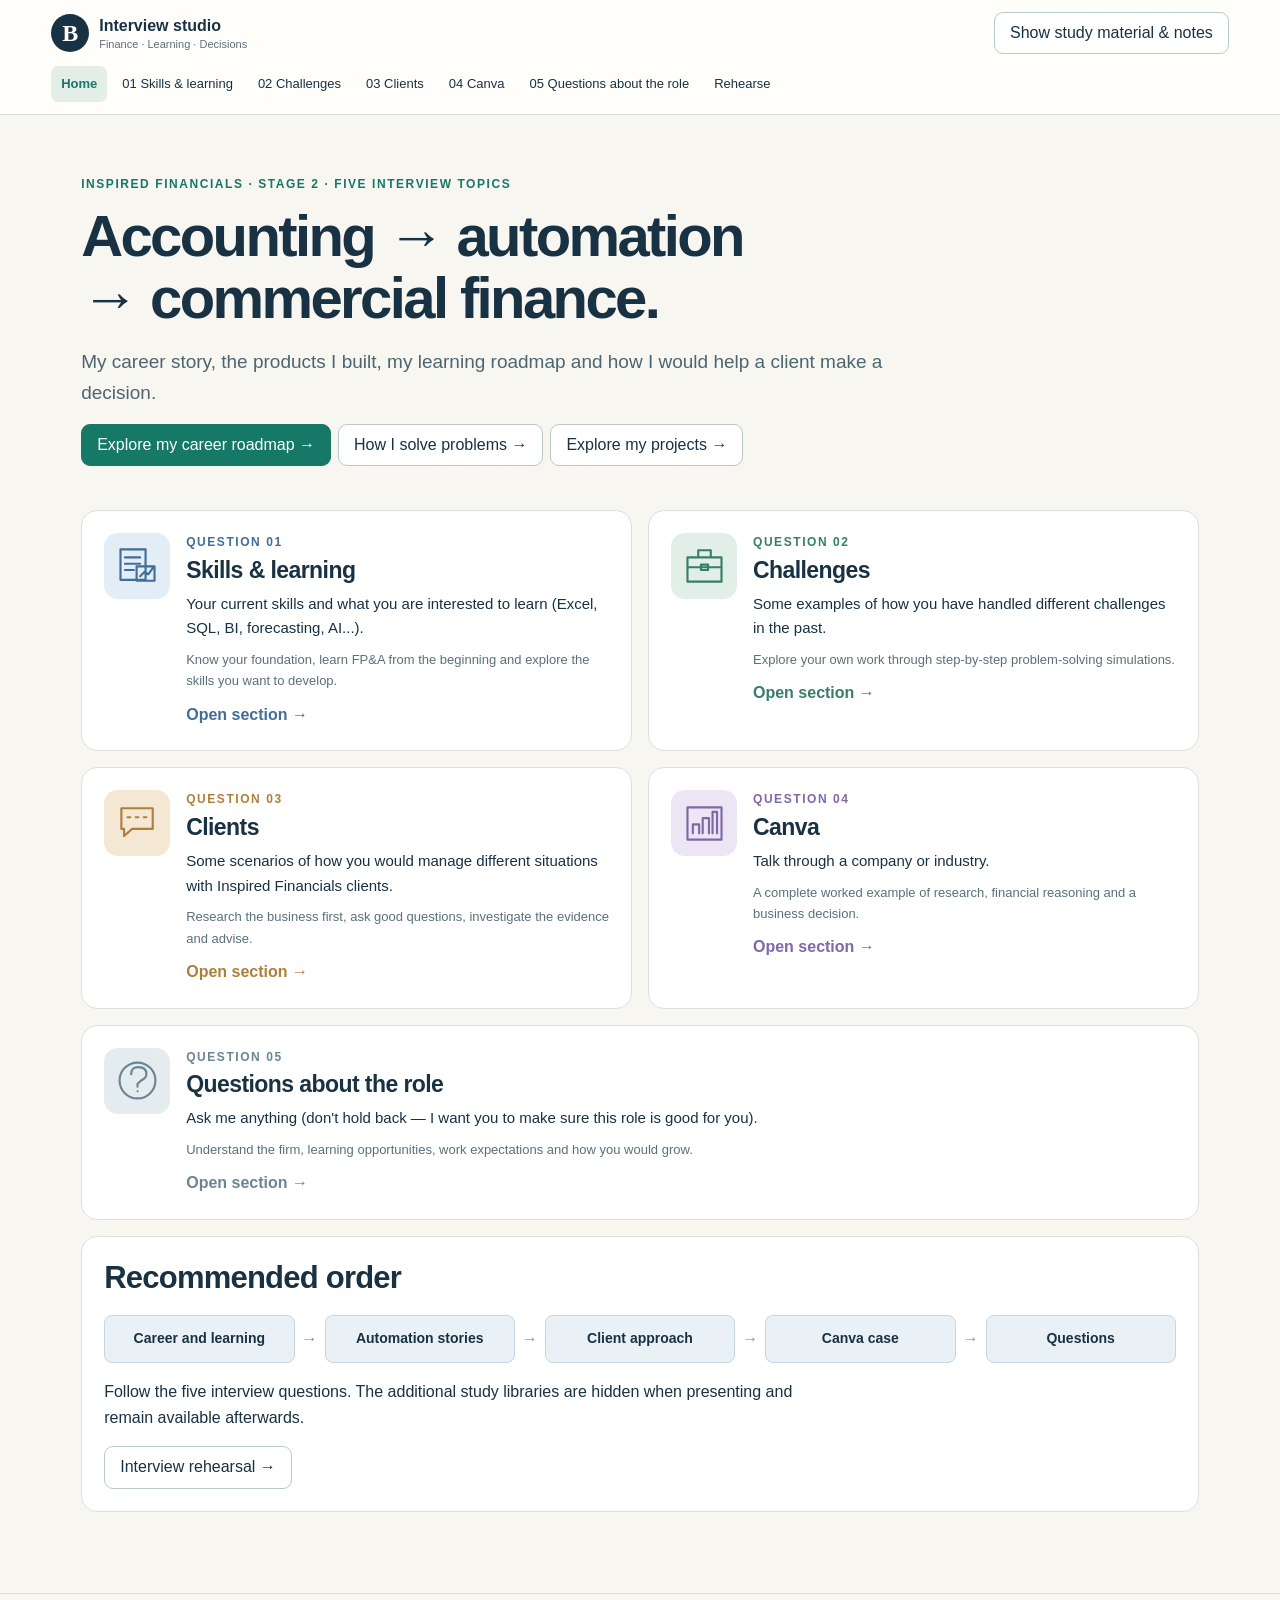
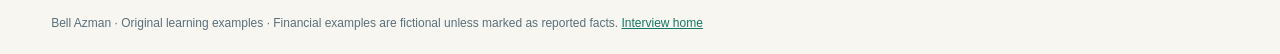
<file: inspired-financials.html>
<!doctype html><html lang="en"><head><meta charset="utf-8"><meta name="viewport" content="width=device-width,initial-scale=1"><meta name="robots" content="noindex,nofollow"><title>Bell | Interview learning studio</title><link rel="stylesheet" href="guided.css?v=28"></head><body><header class="top"><a href="#home" class="brand"><span class="mark">B</span><span>Interview studio<small>Finance · Learning · Decisions</small></span></a><button id="share" aria-pressed="false">Hide practice notes</button><nav id="topnav" aria-label="Interview topics"></nav></header><main id="app" tabindex="-1"></main><footer>Bell Azman · Original learning examples · Financial examples are fictional unless marked as reported facts. <a href="#home">Interview home</a></footer><script src="interview-model.js"></script><script src="interview-content.js"></script><script src="guided-content.js?v=28"></script><script src="vendor/sql-wasm.js"></script><script src="guided-labs.js?v=28"></script><script src="guided-cases.js?v=28"></script><script src="guided-tech.js?v=28"></script><script src="guided-canva.js?v=28"></script><script src="guided-tutor-data.js?v=28"></script><script src="guided-tutor-cases.js?v=28"></script><script src="guided-tutor-clients.js?v=28"></script><script src="guided-tutor-company.js?v=28"></script><script src="guided-tutor.js?v=28"></script><script src="guided-portfolio-data.js?v=28"></script><script src="guided-portfolio.js?v=28"></script><script src="guided-judgement.js?v=28"></script><script src="guided-investigation.js?v=28"></script><script src="guided-client-tree.js?v=28"></script><script src="guided-research-data.js?v=28"></script><script src="guided-company-data.js?v=28"></script><script src="guided-research-tree.js?v=28"></script><script src="guided-portfolio-dashboard.js?v=28"></script><script src="guided-portfolio-workspace.js?v=28"></script><script src="guided-q1-story.js?v=28"></script><script src="guided.js?v=28"></script></body></html>
</file>
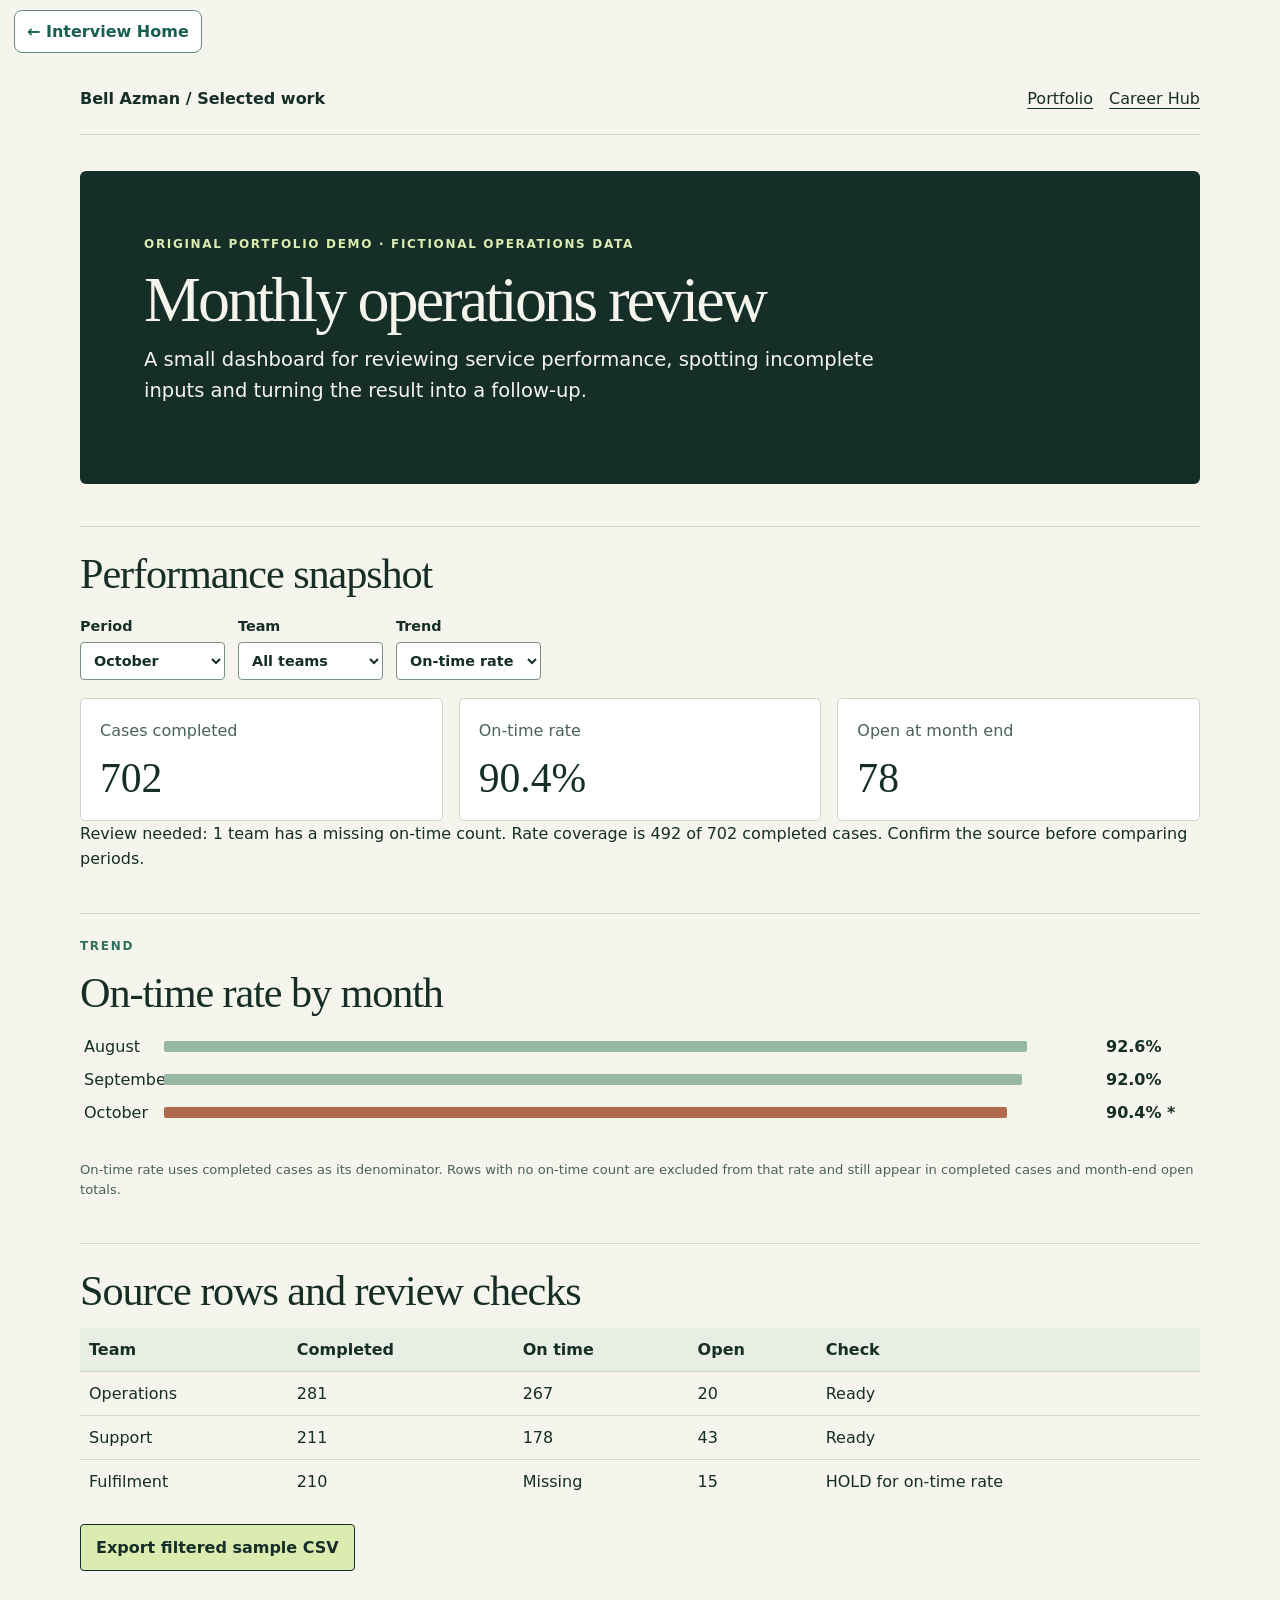
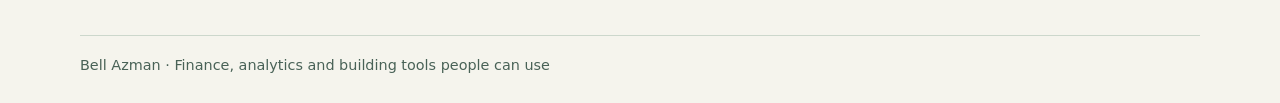
<file: operations-dashboard.html>
<!doctype html><html lang="en"><meta charset="utf-8"><meta name="viewport" content="width=device-width,initial-scale=1"><title>Bell Azman | Fictional operations review</title><link rel="stylesheet" href="portfolio.css"><body><a id="interview-return" href="inspired-financials.html#home" style="display:inline-block;margin:10px 14px;padding:8px 12px;border:1px solid #688a83;border-radius:8px;background:#fff;color:#185f52;text-decoration:none;font-weight:650">← Interview Home</a><header><a class="logo" href="portfolio.html">Bell Azman / Selected work</a><nav aria-label="Main navigation"><a href="portfolio.html">Portfolio</a><a href="./">Career Hub</a></nav></header><main><section class="hero"><p class="kicker">Original portfolio demo · fictional operations data</p><h1>Monthly operations review</h1><p class="lede">A small dashboard for reviewing service performance, spotting incomplete inputs and turning the result into a follow-up.</p></section>
<section class="panel"><h2>Performance snapshot</h2><div class="inputs"><label>Period<select id="period"><option>October</option><option>September</option><option>August</option></select></label><label>Team<select id="team"><option>All teams</option><option>Operations</option><option>Support</option><option>Fulfilment</option></select></label><label>Trend<select id="measure"><option>On-time rate</option><option>Cases completed</option><option>Open at month end</option></select></label></div><div id="metrics" class="grid" aria-live="polite"></div><p id="finding"></p></section>
<section class="panel"><p class="kicker">Trend</p><h2 id="trend-title">On-time rate by month</h2><div id="trend" class="cashline"></div><p class="tag">On-time rate uses completed cases as its denominator. Rows with no on-time count are excluded from that rate and still appear in completed cases and month-end open totals.</p></section>
<section class="panel"><h2>Source rows and review checks</h2><div class="table"><table><thead><tr><th>Team</th><th>Completed</th><th>On time</th><th>Open</th><th>Check</th></tr></thead><tbody id="rows"></tbody></table></div><div class="actions"><button id="export">Export filtered sample CSV</button></div></section></main><footer>Bell Azman · Finance, analytics and building tools people can use</footer><script>
const data=[
 ['August','Operations',240,226,21],['August','Support',180,164,25],['August','Fulfilment',200,184,17],
 ['September','Operations',250,237,19],['September','Support',195,170,31],['September','Fulfilment',206,192,13],
 ['October','Operations',281,267,20],['October','Support',211,178,43],['October','Fulfilment',210,null,15]
];
const months=['August','September','October'];const el=id=>document.getElementById(id);const percent=n=>n===null?'Pending':(100*n).toFixed(1)+'%';
const selected=()=>data.filter(r=>r[0]===el('period').value&&(el('team').value==='All teams'||r[1]===el('team').value));
function totals(rows){const valid=rows.filter(r=>r[3]!==null);const covered=valid.reduce((a,r)=>a+r[2],0);return {done:rows.reduce((a,r)=>a+r[2],0),rate:covered?valid.reduce((a,r)=>a+r[3],0)/covered:null,open:rows.reduce((a,r)=>a+r[4],0),covered,missing:rows.length-valid.length};}
function element(tag,text){const x=document.createElement(tag);x.textContent=text;return x;}
function update(){
 const rows=selected(),x=totals(rows), current=el('period').value;
 el('metrics').replaceChildren(...[['Cases completed',x.done],['On-time rate',percent(x.rate)],['Open at month end',x.open]].map(([label,value])=>{const a=element('article','');a.className='card';const v=element('strong',value);v.className='score';a.append(element('p',label),v);return a;}));
 el('finding').textContent=x.missing?'Review needed: '+x.missing+' team has a missing on-time count. Rate coverage is '+x.covered+' of '+x.done+' completed cases. Confirm the source before comparing periods.':(x.rate===null?'Awaiting complete data.':x.rate<.9?'On-time rate is below 90%. Check the open queue and the largest backlog drivers.':'On-time rate meets the 90% target for the displayed period.');
 el('rows').replaceChildren(...rows.map(r=>{const t=element('tr','');for(const value of [r[1],r[2],r[3]??'Missing',r[4],r[3]===null?'HOLD for on-time rate':'Ready'])t.append(element('td',value));return t;}));
 const measure=el('measure').value;el('trend-title').textContent=measure+' by month';
 const entries=months.map(month=>{const t=totals(data.filter(r=>r[0]===month&&(el('team').value==='All teams'||r[1]===el('team').value)));return [month,measure==='On-time rate'?t.rate:measure==='Cases completed'?t.done:t.open,t.missing];});
 const max=measure==='On-time rate'?1:Math.max(1,...entries.map(x=>x[1]||0));
 el('trend').replaceChildren(...entries.map(([month,value,missing])=>{const item=element('div','');item.className='cashrow';const b=element('span','');b.className='bar'+(missing&&measure==='On-time rate'?' negative':'');b.style.width=((value||0)/max*100)+'%';item.append(element('span',month),b,element('strong',measure==='On-time rate'?percent(value)+(missing&&value!==null?' *':''):String(value)));return item;}));
}
for(const id of ['period','team','measure'])el(id).onchange=update;
el('export').onclick=()=>{const csv=['Period,Team,Completed,On time,Open',...selected().map(row=>row.join(','))].join('\n');const u=URL.createObjectURL(new Blob([csv],{type:'text/csv'}));const a=document.createElement('a');a.href=u;a.download='Bell_Fictional_Operations_Review.csv';a.click();setTimeout(()=>URL.revokeObjectURL(u),1000);};update();
</script></body></html>
</file>
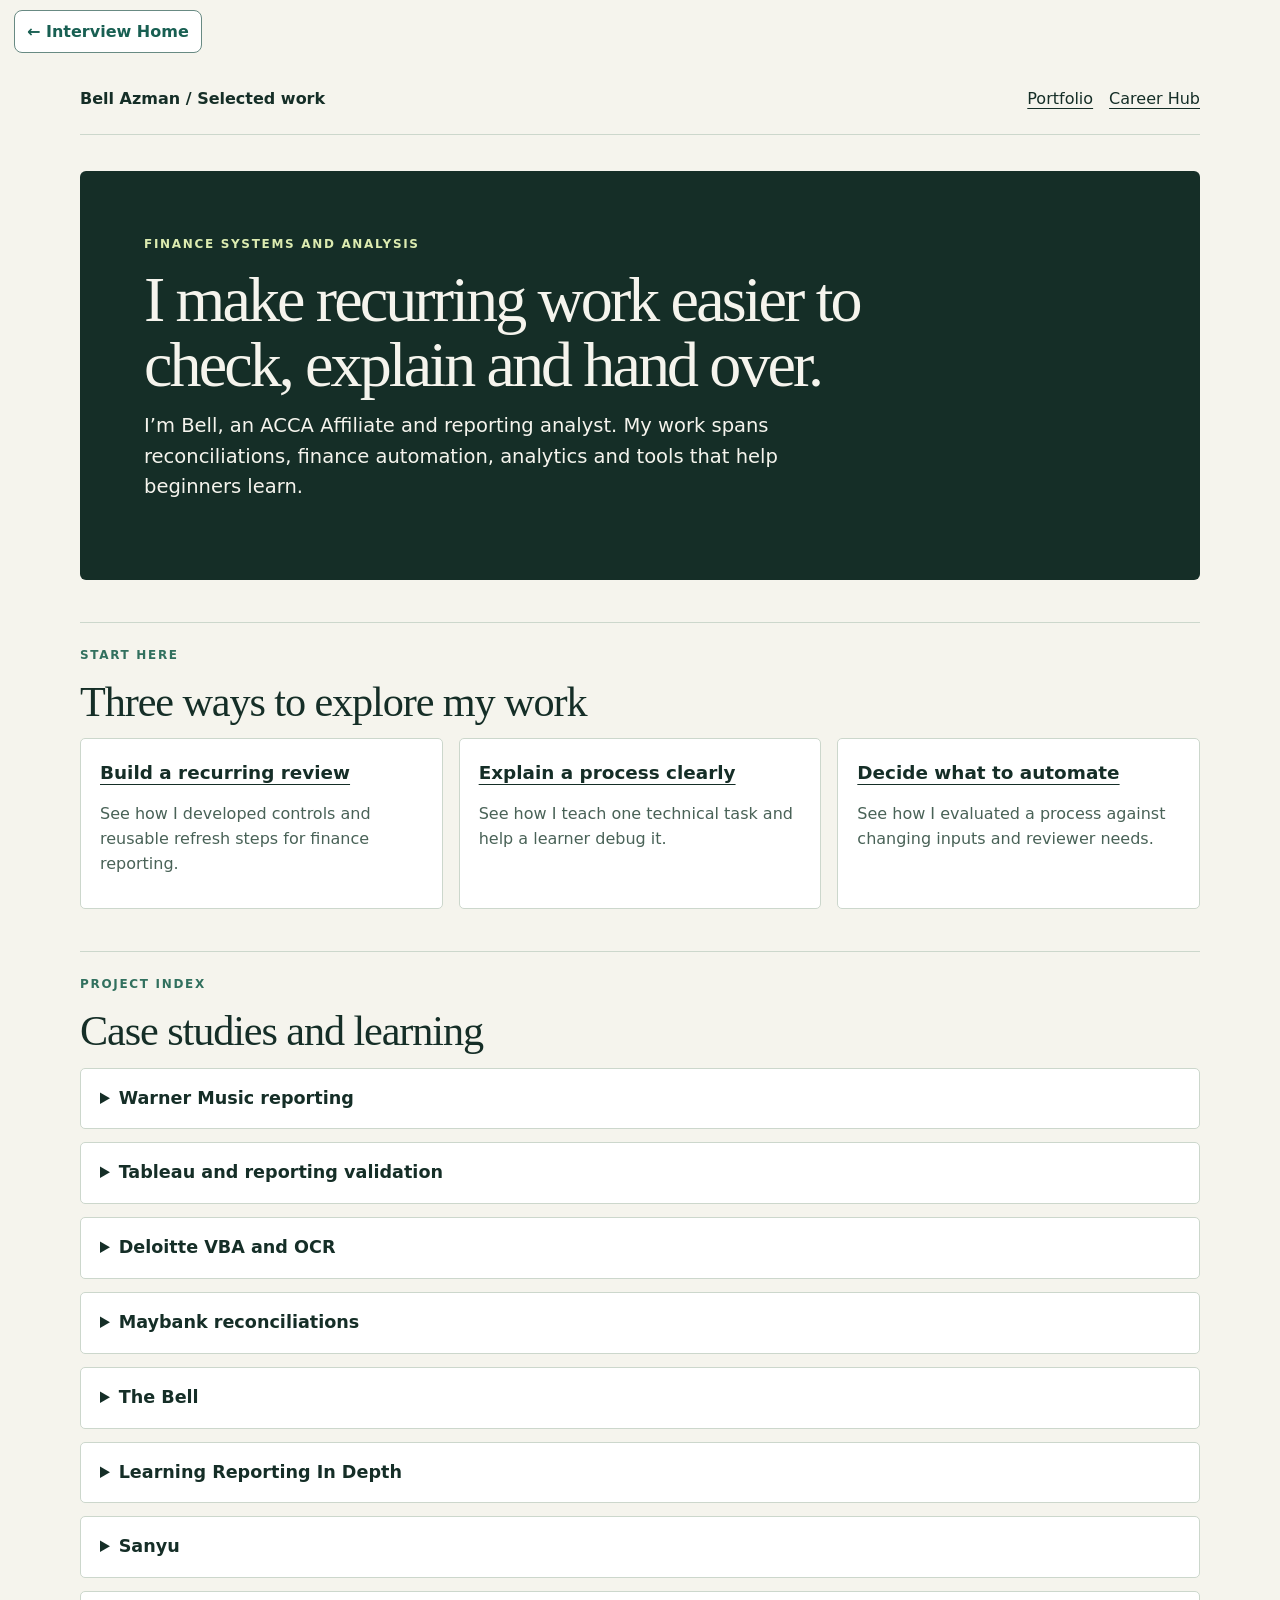
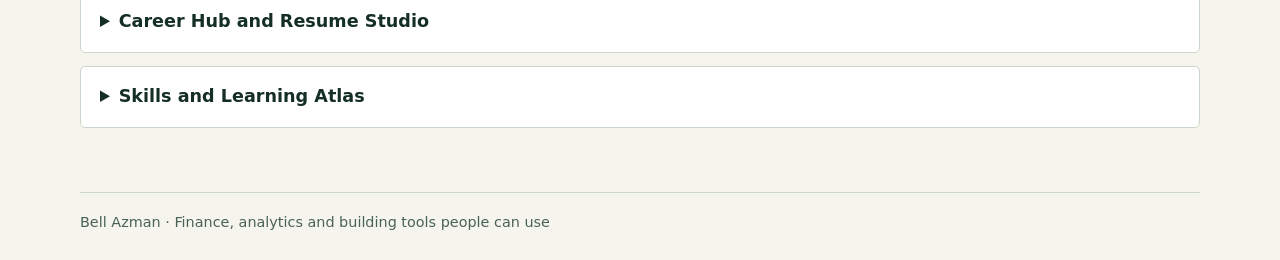
<file: portfolio.html>
<!doctype html><html lang="en"><meta charset="utf-8"><meta name="viewport" content="width=device-width,initial-scale=1"><title>Bell Azman | Selected work</title><link rel="stylesheet" href="portfolio.css"><body><a id="interview-return" href="inspired-financials.html#home" style="display:inline-block;margin:10px 14px;padding:8px 12px;border:1px solid #688a83;border-radius:8px;background:#fff;color:#185f52;text-decoration:none;font-weight:650">← Interview Home</a><header><a class="logo" href="portfolio.html">Bell Azman / Selected work</a><nav aria-label="Main navigation"><a href="portfolio.html">Portfolio</a><a href="./">Career Hub</a></nav></header><main><section class="hero"><p class="kicker">Finance systems and analysis</p><h1>I make recurring work easier to check, explain and hand over.</h1><p class="lede">I’m Bell, an ACCA Affiliate and reporting analyst. My work spans reconciliations, finance automation, analytics and tools that help beginners learn.</p></section><section class="panel"><p class="kicker">Start here</p><h2>Three ways to explore my work</h2><div class="grid"><article class="card"><h3><a href="#warner">Build a recurring review</a></h3><p>See how I developed controls and reusable refresh steps for finance reporting.</p></article><article class="card"><h3><a href="#the-bell">Explain a process clearly</a></h3><p>See how I teach one technical task and help a learner debug it.</p></article><article class="card"><h3><a href="#tableau">Decide what to automate</a></h3><p>See how I evaluated a process against changing inputs and reviewer needs.</p></article></div></section><section class="panel"><p class="kicker">Project index</p><h2>Case studies and learning</h2><div class="projects"><details id="warner"><summary>Warner Music reporting</summary><div class="details-body"><p class="kicker">Finance automation / Professional case study · public-safe summary</p><h3>Make regional KPI reporting easier to refresh and verify.</h3><p><b>Problem.</b> Monthly reporting across 17 APAC countries meant large volumes of recurring data preparation and validation.</p><p><b>My role.</b> I built Google Apps Script automation and checked numerical outputs against known examples. For Tax, preparation went from about six hours to under two minutes. I also worked on interactive reporting so reviewers could inspect the results directly.</p><p><b>What I’d carry forward.</b> Reusable idea: capture definitions and source checks before automating refresh. Treat new headers, missing rows and mismatched totals as reviewable exceptions.</p><p><a href="operations-dashboard.html">Try the original dashboard demo using fictional data</a></p></div></details><details id="tableau"><summary>Tableau and reporting validation</summary><div class="details-body"><p class="kicker">Reporting controls / Professional case study · public-safe summary</p><h3>Choose a reporting approach people can maintain.</h3><p><b>Problem.</b> Changing source schemas and the need to see remarks were creating recurring maintenance and review problems.</p><p><b>My role.</b> I prepared Tableau reporting workflows across 25 templates and validated 54 separate pivot outputs against 18 KPI definitions as part of a separate reporting validation exercise. Where pivots could overlap, I separated their outputs before rechecking them.</p><p><b>What I’d carry forward.</b> I compared manual spreadsheet reporting, Tableau and Apps Script against the job to be done, including review access and how often the underlying data changed.</p></div></details><details id="deloitte"><summary>Deloitte VBA and OCR</summary><div class="details-body"><p class="kicker">Data preparation / Professional case study · public-safe summary</p><h3>Extract usable data from inconsistent files.</h3><p><b>Problem.</b> Bank statement OCR and Word payment vouchers contained merged cells, noisy text and values presented as text.</p><p><b>My role.</b> I developed Excel VBA workflows during my internship, validated results against the originals, and fixed recurring parsing failures. Processing 17 bank statements went from about eight and a half hours to under one minute. The payment voucher work covered 34 Word files.</p><p><b>What I’d carry forward.</b> Reusable idea: test against awkward source examples, surface cases that need review, and document the input assumptions.</p></div></details><details id="maybank"><summary>Maybank reconciliations</summary><div class="details-body"><p class="kicker">Financial reporting / Professional case study · public-safe summary</p><h3>Trace a discrepancy before accepting the final total.</h3><p><b>Problem.</b> Financial reporting across multiple entities required lease reconciliations, consistent roll forwards and careful disclosure support.</p><p><b>My role.</b> I built 15 MFRS 16 computation tables across three entities, supported roll forwards across six entities, and investigated differences rather than carrying them into the reporting pack.</p><p><b>What I’d carry forward.</b> Reusable idea: keep a trace back to source support and explain a difference before final review.</p></div></details><details id="the-bell"><summary>The Bell</summary><div class="details-body"><p class="kicker">Teaching / Existing project</p><h3>Teach a practical skill through a small exercise.</h3><p><b>Problem.</b> Beginner coding examples often move too quickly from syntax to a complete application.</p><p><b>My role.</b> I build examples for people without a computing background, with a small task, a runnable result and concrete debugging guidance. The QR code lesson is a representative example.</p><p><b>What I’d carry forward.</b> Reusable idea: ask someone to run the process, explain what they changed and identify how they would check the result.</p><p><a href="https://the-bell.onrender.com/syllabus/lesson/S-16/">Open project</a></p></div></details><details id="learning"><summary>Learning Reporting In Depth</summary><div class="details-body"><p class="kicker">Documentation / Existing project</p><h3>Make code and execution easier to follow.</h3><p><b>Problem.</b> Finance learners need to understand why each operation is there and how data changes as it runs.</p><p><b>My role.</b> I designed a learning experience that links explanations to public-safe source examples and teaches the same operation with clear inputs and outputs. It includes guided execution and cross-language examples.</p><p><b>What I’d carry forward.</b> Reusable idea: make each step traceable. Give the reader an example, a check and an explanation of what failure looks like.</p><p><a href="https://learning-reporting-in-depth.nabilahazman249.chatgpt.site/">Open project</a></p></div></details><details id="sanyu"><summary>Sanyu</summary><div class="details-body"><p class="kicker">Product design / Existing product · feature case study</p><h3>Find words that share a character within a chosen language.</h3><p><b>Problem.</b> When learners recognise a character without remembering where they saw it, a mixed-language results list can be hard to use.</p><p><b>My role.</b> I shaped the feature around a repeated learning problem. A language-specific lookup can keep words such as 会議, 会社 and 会社員 in the Japanese context before the learner compares other languages.</p><p><b>What I’d carry forward.</b> Evidence I look for: correct language labels, useful related words and working dictionary destinations.</p></div></details><details id="career"><summary>Career Hub and Resume Studio</summary><div class="details-body"><p class="kicker">Product and workflow / Existing project</p><h3>Keep work evidence, preparation and learning in one place.</h3><p><b>Problem.</b> Job applications and learning goals become hard to maintain when they sit across separate documents and lists.</p><p><b>My role.</b> I designed the Career Hub around reusable career evidence, application preparation and a learning planner. This public portfolio shows selected output.</p><p><b>What I’d carry forward.</b> Reusable idea: keep preparation records private while exposing a clear public view of the underlying work.</p></div></details><details id="skills"><summary>Skills and Learning Atlas</summary><div class="details-body"><p class="kicker">Development plan / Learning plan · used skills and next skills</p><h3>Show what is practiced and what comes next.</h3><p><b>Problem.</b> A list of tools does not show what someone can actually do with them.</p><p><b>My role.</b> My work evidence includes Excel/VBA, Tableau, SAP reporting extracts, Google Apps Script, and source-to-output validation. My next goals are reproducible SQL joins and checks, rolling forecasts and client-ready commentary.</p><p><b>What I’d carry forward.</b> Next proof: create a joined dataset with row-count and duplicate checks, then explain the same driver in a forecast and a one-page client review.</p><p><a href="./atlas.html">Open project</a></p></div></details></div></section></main><footer>Bell Azman · Finance, analytics and building tools people can use</footer><script>function openCase(){const key=location.hash.slice(1);const el=document.getElementById(key);if(el?.tagName==='DETAILS'){el.open=true;el.scrollIntoView();}}addEventListener('hashchange',openCase);openCase();</script></body></html>
</file>
<file: guided.css>
:root{--ink:#183143;--muted:#5a707b;--blue:#416e98;--teal:#167866;--bg:#f7f6f1;--paper:#fff;--line:#d9e1df;--red:#ab453e;--gold:#ac7b32;--radius:16px}*{box-sizing:border-box}body{margin:0;background:var(--bg);font:16px/1.65 -apple-system,BlinkMacSystemFont,"Segoe UI",sans-serif;color:var(--ink)}a{color:var(--teal)}button,input,select,textarea{font:inherit}button,.btn{display:inline-flex;align-items:center;justify-content:center;gap:7px;background:white;border:1px solid #b9cbc9;border-radius:9px;color:var(--ink);padding:9px 15px;text-decoration:none;cursor:pointer;line-height:1.4}button:hover,.btn:hover{background:#eaf3ee}button:focus-visible,a:focus-visible,input:focus-visible,select:focus-visible,textarea:focus-visible{outline:3px solid #377ba8;outline-offset:3px}.primary{background:var(--teal);border-color:var(--teal);color:white}.primary:hover{background:#095d4f}.top{position:sticky;top:0;background:#fffefb;z-index:50;padding:12px max(4vw,15px);border-bottom:1px solid var(--line);display:flex;gap:12px;flex-wrap:wrap;align-items:center;justify-content:space-between}.brand{display:flex;gap:10px;align-items:center;color:var(--ink);text-decoration:none;font-weight:750;line-height:1.2}.mark{background:var(--ink);color:white;border-radius:50%;display:grid;place-items:center;width:38px;height:38px;font-family:Georgia,serif;font-size:24px}.brand small{display:block;font-size:11px;color:var(--muted);font-weight:500;margin-top:3px}nav{display:flex;gap:5px;flex-wrap:wrap}nav a{font-size:13px;text-decoration:none;padding:7px 10px;border-radius:7px;color:var(--ink)}nav a.active{background:#e4eee9;color:var(--teal);font-weight:700}main{max-width:1220px;margin:auto;padding:36px 4vw 65px}.hero{padding:24px 0 32px;max-width:900px}.eyebrow{color:var(--teal);font-size:12px;letter-spacing:.13em;text-transform:uppercase;font-weight:800}.hero h1,h1{font-size:clamp(30px,5vw,58px);line-height:1.08;letter-spacing:-.045em;margin:10px 0 16px}h2{font-size:clamp(21px,3vw,31px);letter-spacing:-.025em;line-height:1.25;margin:0 0 12px}h3{font-size:19px;line-height:1.3;margin:0 0 10px}p{margin:8px 0 15px}.lead{font-size:19px;color:#4c6570;max-width:850px}.muted,small,.caption{color:var(--muted);font-size:13px}.start{background:#e7eee7;border:1px solid #cbdcd0;padding:22px;border-radius:var(--radius);display:flex;align-items:center;justify-content:space-between;gap:16px;margin:0 0 26px}.agenda{display:grid;grid-template-columns:repeat(2,minmax(0,1fr));gap:16px}.agenda a{display:flex;align-items:start;gap:16px;text-decoration:none;color:var(--ink);background:white;border:1px solid var(--line);padding:22px;border-radius:var(--radius);transition:transform .15s}.agenda a:hover{transform:translateY(-2px);border-color:var(--teal)}.agenda a:last-child{grid-column:1/-1}.symbol{width:66px;min-width:66px;height:66px;border-radius:14px;display:grid;place-items:center;background:var(--tint);color:var(--accent)}.symbol svg{width:43px;height:43px}.agenda h2{font-size:23px;margin:3px 0 7px}.agenda p{font-size:15px;margin:0 0 8px}.agenda small{display:block}.trail{display:flex;align-items:center;gap:8px;flex-wrap:wrap;font-size:13px;margin-bottom:16px}.lesson-layout{display:grid;grid-template-columns:245px minmax(0,1fr);gap:24px;align-items:start}.sidebar{background:white;border:1px solid var(--line);border-radius:12px;padding:14px;position:sticky;top:132px;max-height:calc(100vh - 150px);overflow:auto}.sidebar a{display:block;text-decoration:none;color:var(--ink);font-size:14px;padding:8px;border-radius:6px;line-height:1.35}.sidebar a.active{background:#dceee5;color:#075d4e;font-weight:700}.lesson{min-width:0}.lesson h1{font-size:clamp(28px,4vw,43px)}.panel{background:white;border:1px solid var(--line);border-radius:var(--radius);padding:22px;margin:16px 0;min-width:0}.panel.tint{background:#e9f0eb;border-color:#cbdcd0}.step-title{font-size:11px;font-weight:800;letter-spacing:.11em;text-transform:uppercase;color:var(--teal);margin-bottom:7px}.columns{display:grid;grid-template-columns:1fr 1fr;gap:16px}.three{display:grid;grid-template-columns:repeat(3,minmax(0,1fr));gap:12px}.four{display:grid;grid-template-columns:repeat(4,minmax(0,1fr));gap:10px}.stat{background:#f4f7f5;border:1px solid #d9e4df;padding:14px;border-radius:10px;min-width:0}.stat b{display:block;font-size:clamp(21px,3vw,32px);letter-spacing:-.04em;line-height:1.25;margin:5px 0;font-variant-numeric:tabular-nums}.good{color:var(--teal)}.bad{color:var(--red)}.warn{color:var(--gold)}.flow{display:flex;gap:7px;align-items:stretch;flex-wrap:wrap;margin:16px 0}.node{flex:1;min-width:95px;border:1px solid #c4d6e3;background:#eaf1f6;padding:11px 8px;text-align:center;border-radius:8px;font-weight:650;font-size:14px;display:grid;place-items:center}.node.active{background:var(--teal);color:white;border-color:var(--teal)}.arrow{align-self:center;color:#7e9b9d}.formula{padding:14px;background:#edf2f6;border-left:3px solid var(--blue);font-family:ui-monospace,SFMono-Regular,Consolas,monospace;font-size:14px;overflow-wrap:anywhere;border-radius:5px;white-space:pre-wrap}.fields{display:grid;gap:13px}.field{display:grid;grid-template-columns:1fr auto;gap:4px 12px;align-items:center;font-size:14px}.field output{font-weight:750;min-width:70px;text-align:right}input[type=range]{grid-column:1/-1;width:100%;accent-color:var(--teal)}input[type=number],input[type=text],select{border:1px solid #b9cbc9;border-radius:6px;padding:7px;max-width:100%;color:var(--ink);background:white}textarea{width:100%;min-height:100px;resize:vertical;border:1px solid #b9cbc9;border-radius:7px;padding:10px;color:var(--ink);background:white}.scroll{overflow-x:auto}table{width:100%;border-collapse:collapse;font-size:14px;font-variant-numeric:tabular-nums}td,th{padding:8px 10px;text-align:right;border-bottom:1px solid var(--line);white-space:nowrap}td:first-child,th:first-child{text-align:left}th{font-size:12px;text-transform:uppercase;color:var(--muted);background:#f2f5f2}td input{width:100px;text-align:right}tr:last-child td{border-bottom:0}.toolbar{display:flex;gap:7px;flex-wrap:wrap;margin:12px 0}.toolbar .active{background:#dbece3;border-color:var(--teal);color:#075d4e}.chart{width:100%;height:auto;display:block;overflow:visible}.chart text{font-size:11px;fill:var(--muted)}.chart .axis{stroke:#bfcfcb;stroke-width:1}.callout{padding:13px 16px;background:#edf5ef;border-left:3px solid var(--teal);margin:12px 0;border-radius:5px}.question{background:#f1edf7;border-left:3px solid #8671aa;padding:15px;border-radius:6px}.choice{display:block;text-align:left;margin:7px 0;width:100%}.reveal{margin-top:10px}.footer-nav{display:flex;justify-content:space-between;gap:12px;flex-wrap:wrap;margin-top:24px}.badge{display:inline-block;color:#506b6a;background:#edf3ef;padding:3px 8px;border-radius:5px;font-size:12px;font-weight:650}.source{font-size:12px;color:var(--muted)}.source a{overflow-wrap:anywhere}.brand-card img{max-width:90px;height:38px;object-fit:contain;object-position:left center;margin-bottom:10px}.mock-ui{height:130px;border:1px solid #bdced0;background:#f1f5f5;border-radius:8px;display:grid;grid-template-columns:23% 1fr 18%;overflow:hidden;margin:8px 0}.mock-ui aside{background:#dae6e6;padding:7px}.mock-ui .canvas{background:white;margin:10px;display:grid;place-items:center;text-align:center;color:#567486;font-size:11px}.mini-card{width:90%;height:55%;background:#d8e7f4;border-radius:4px;display:grid;place-items:center}.note{border-top:1px solid var(--line);padding-top:16px;margin-top:20px}.sharing .note,.sharing .practice-only{display:none!important}.mobilemenu{display:none}.step-view{min-height:160px}.sheet-cell{background:#fff9d9}.selected{background:#dceee5!important}.doc{font-family:ui-monospace,monospace;background:#faf7e9;border:1px solid #dcd3b4;padding:18px;white-space:pre-wrap;font-size:14px;overflow-wrap:anywhere}.meter{background:#e4ebe7;height:12px;border-radius:6px;overflow:hidden;margin:8px 0}.meter span{display:block;height:100%;background:var(--teal)}.comparebar{display:grid;grid-template-columns:120px 1fr auto;gap:10px;align-items:center;margin:9px 0;font-size:13px}.comparebar i{height:14px;background:#6489ad;display:block;border-radius:4px}.step-view p:last-child{margin-bottom:0}footer{border-top:1px solid var(--line);padding:20px 4vw;color:var(--muted);font-size:12px}details{border-bottom:1px solid var(--line);padding:10px 0}summary{cursor:pointer;font-weight:650}pre{white-space:pre-wrap;overflow-wrap:anywhere;background:#1b3342;color:#e1f3ee;padding:15px;border-radius:8px;font-size:13px}[hidden]{display:none!important}@media(max-width:850px){.lesson-layout{grid-template-columns:1fr}.sidebar{position:static;max-height:220px}.mobilemenu{display:block}.top{position:static}.top nav{width:100%}.agenda{grid-template-columns:1fr}.agenda a:last-child{grid-column:auto}.three,.four{grid-template-columns:repeat(2,minmax(0,1fr))}}@media(max-width:520px){main{padding:20px 14px 40px}.columns,.three{grid-template-columns:1fr}.panel{padding:16px}.start{display:block}.agenda a{padding:16px;gap:12px}.symbol{width:48px;min-width:48px;height:48px}.symbol svg{width:32px;height:32px}.top nav a{padding:5px;font-size:12px}.flow{gap:5px}.node{min-width:70px;font-size:12px}.arrow{display:none}.comparebar{grid-template-columns:88px 1fr auto}.stat b{font-size:24px}.footer-nav a{font-size:13px}}.columns,.three,.four{grid-template-columns:repeat(2,minmax(0,1fr))}.three{grid-template-columns:repeat(3,minmax(0,1fr))}.four{grid-template-columns:repeat(4,minmax(0,1fr))}.columns>*,.three>*,.four>*,.fields,.field,.scroll,[data-result]{min-width:0;max-width:100%}.chart{overflow:hidden}.brandlogo{max-width:90px;height:38px;object-fit:contain}.field>span{min-width:0;overflow-wrap:anywhere}.panel{overflow-wrap:anywhere}.scroll table{width:100%}@media(max-width:850px){.three,.four{grid-template-columns:repeat(2,minmax(0,1fr))}}@media(max-width:520px){.columns,.three{grid-template-columns:minmax(0,1fr)}.four{grid-template-columns:repeat(2,minmax(0,1fr))}}

/* Reading and interaction rhythm: prevent joined cards, crowded controls and stretched buttons. */
.lesson .panel{margin:26px 0;padding:26px;scroll-margin-top:150px}
.panel>h2{margin-bottom:18px}
.panel>h3,.panel [data-result]>h3{margin-top:24px;margin-bottom:12px}
.panel>p,.panel .lead{max-width:80ch}
.columns,.three,.four{gap:18px;align-items:start}
.panel .columns,.panel .three,.panel .four{margin-block:16px}
.stat{padding:17px;min-width:0}
.stat+.stat,.stat+.formula,.stat+.callout,.columns+.formula,.columns+.callout,.columns+.columns,.formula+.formula,.formula+.callout,.callout+.formula,.scroll+.callout,.scroll+.toolbar,.scroll+button,.doc+button{margin-top:16px}
.columns>.stat+.stat,.three>.stat+.stat,.four>.stat+.stat{margin-top:0}
.formula{margin-block:16px;padding:16px;line-height:1.65}
.callout{margin-block:18px;padding:16px 18px}
.fields{align-content:start;align-items:start;gap:20px}
.fields>button{justify-self:start;min-height:42px;width:auto;max-width:100%;margin-top:6px}
.field{gap:10px 12px;min-height:54px}
.field input[type=range]{height:24px;margin:0}
.field output{align-self:start}
[id$="-quiz"]{margin-top:28px;padding-top:20px;border-top:1px solid var(--line)}
#finance-lab+h3{margin-top:30px}
#case-stage{margin-block:20px}
#case-stage>label,#case-stage>button{display:inline-flex;gap:10px;align-items:center;flex-wrap:wrap;margin:12px 8px 6px 0}
#case-stage>label input{width:140px;max-width:100%}
#case-stage>.columns{gap:20px}
#case-stage .doc{min-height:0}
.statement{border:1px solid var(--line);background:#fafcfb;padding:18px;border-radius:10px;min-width:0}
.statement h3{font-size:19px;margin-bottom:12px}
.statement .scroll{margin-top:12px}
.statement p:last-child{margin-bottom:0}
.timeline-cash{display:grid;grid-template-columns:repeat(2,minmax(0,1fr));gap:18px;margin:20px 0 26px}
.timecard{border:1px solid #cdded8;border-top:3px solid var(--teal);border-radius:10px;background:#fafcfb;padding:18px;min-width:0}
.timecard small{display:block;color:var(--teal);font-size:11px;font-weight:750;letter-spacing:.06em;margin-bottom:10px}
.timecard>b{font-size:24px;line-height:1.25;display:block}
.timecard p{margin:10px 0 0}
.timecard .formula{font-size:12px;margin:14px 0 0}
.cash-summary{margin-top:22px!important}
#finance-lab [data-result]>.timeline-cash{grid-template-columns:1fr;gap:10px;margin-top:0}
#finance-lab [data-result]>.columns{grid-template-columns:minmax(0,1fr)}
#finance-lab:has(.timeline-cash)>.columns{grid-template-columns:minmax(0,1fr)}
#finance-lab:has(.timeline-cash) .fields{grid-template-columns:repeat(2,minmax(0,1fr));padding:16px;border:1px solid var(--line);border-radius:10px;background:#f8faf8}
#finance-lab:has(.timeline-cash) [data-result]>.timeline-cash,#finance-lab:has(.timeline-cash) [data-result]>.columns{grid-template-columns:repeat(2,minmax(0,1fr))}
#finance-lab:has(.timeline-cash) [data-result]>.timeline-cash{margin-top:20px}
@media(max-width:850px){.lesson .panel{padding:22px;margin:22px 0}.sidebar{max-height:calc(100vh - 160px)}}
@media(max-width:520px){.lesson .panel{padding:16px;margin:20px 0}.columns,.three,.timeline-cash,#finance-lab:has(.timeline-cash) .fields,#finance-lab:has(.timeline-cash) [data-result]>.timeline-cash,#finance-lab:has(.timeline-cash) [data-result]>.columns{grid-template-columns:minmax(0,1fr)}.statement,.timecard{padding:14px}.fields{gap:16px}}

/* Guided beginner lessons: a single concept and concrete value per step. */
.beginner-guide{border-top:4px solid var(--teal)}
.lesson-context{padding:18px 20px;border:1px solid #cbded5;border-radius:11px;background:#f0f6f1;margin:20px 0 26px}
.mini-label{font-size:12px;letter-spacing:.05em;text-transform:uppercase;color:var(--teal);font-weight:750;display:block;margin-bottom:9px}
.lesson-context p{font-size:17px;margin:0;line-height:1.75}
.word-grid{display:grid;grid-template-columns:repeat(2,minmax(0,1fr));gap:14px;margin:12px 0 28px}
.word{padding:15px 17px;border:1px solid var(--line);border-radius:10px;background:#fbfcfa}
.word b{font-size:17px;color:var(--ink)}
.word p{font-size:15px;line-height:1.65;margin:7px 0 0}
.worked-grid{display:grid;grid-template-columns:minmax(150px, .82fr) minmax(0,1.6fr);gap:16px;align-items:start;margin:16px 0 14px}
.worked-nav{display:grid;gap:8px}
.worked-nav button{justify-content:flex-start;text-align:left;gap:10px;min-height:48px;padding:10px 12px}
.worked-nav button.active{background:#e3f0e9;border-color:var(--teal);color:#075d4e;font-weight:700}
.step-num{min-width:26px;width:26px;height:26px;border-radius:50%;display:inline-grid;place-items:center;background:#e6eeea;color:var(--teal);font-size:13px;font-weight:750;flex-shrink:0}
.worked-nav button.active .step-num{background:var(--teal);color:white}
.worked-current{min-height:210px;min-width:0;padding:22px;border:1px solid #c5d9d0;background:#f9fcfa;border-radius:12px;overflow-wrap:anywhere}
.worked-value{font-size:clamp(20px,2.8vw,31px);font-weight:760;letter-spacing:-.025em;line-height:1.3;margin:10px 0 20px;font-variant-numeric:tabular-nums;overflow-wrap:anywhere}
.worked-explain{padding-top:16px;border-top:1px solid var(--line)}
.worked-explain p,.prior-step p{margin:6px 0 0;line-height:1.7}
.prior-step{margin-top:18px;background:#edf2ef;border-radius:8px;padding:12px;font-size:14px}
.worked-actions{display:flex;align-items:center;justify-content:space-between;gap:8px;margin:16px 0 22px;flex-wrap:wrap}
.worked-actions button:disabled{opacity:.4;cursor:default}
.worked-all{border:1px solid var(--line);border-radius:9px;padding:12px 16px;margin:16px 0 0;background:#fdfdfb}
.worked-all-content{display:grid;gap:12px;margin-top:18px}
.worked-line{display:flex;gap:12px;padding:12px 0;border-bottom:1px solid var(--line)}
.worked-line:last-child{border-bottom:0}
.worked-line p{margin:6px 0 0}
.worked-value-small{font-weight:700;color:var(--teal);margin:7px 0}
.practice-instruction{margin:18px 0 24px;padding:17px 19px;border-left:3px solid var(--blue);background:#edf3f7;border-radius:6px}
.practice-instruction p{margin:7px 0 0;line-height:1.7}
.practice-instruction details{border:0;padding:12px 0 0}
.beginner-check .choice{white-space:normal;line-height:1.5;padding:13px 16px}
.beginner-check #tutor-check{margin-top:14px;border:0;padding-top:0}
.accounting-bridge{padding:18px 20px;margin:20px 0;border:1px solid var(--line);background:white;border-radius:12px}
.accounting-bridge summary{color:var(--teal)}
.accounting-bridge .step-title{margin-top:20px}
@media(max-width:650px){.worked-grid,.word-grid{grid-template-columns:minmax(0,1fr)}.worked-nav{grid-template-columns:repeat(2,minmax(0,1fr))}.worked-nav button{font-size:13px;min-height:54px;align-items:center}.worked-current{min-height:0;padding:18px}.worked-value{font-size:23px}.lesson-context{padding:16px}.word{padding:13px}.worked-actions button{font-size:13px;padding:8px 12px}}
@media(max-width:390px){.worked-nav{grid-template-columns:1fr}}
.exact-input{display:flex;align-items:center;gap:8px;grid-column:1/-1;flex-wrap:wrap}
.exact-input input{width:110px;max-width:100%;font-variant-numeric:tabular-nums;padding:6px 8px;background:white}
.exact-input .caption{font-size:12px}
.field{min-width:0}
.fields .field{padding-bottom:12px;border-bottom:1px solid var(--line)}
.grouped-lab{grid-template-columns:minmax(0,1fr)!important}
.grouped-lab>.fields{display:grid;gap:14px}
.input-group{padding:18px;border:1px solid var(--line);border-radius:11px;background:#f9fbf8;min-width:0}
.input-group h3{margin-bottom:6px}
.input-group p{margin:0 0 18px}
.group-fields{display:grid;grid-template-columns:repeat(2,minmax(0,1fr));gap:14px 18px}
.grouped-lab>[data-result]{margin-top:14px;border-top:1px solid var(--line);padding-top:20px}
@media(max-width:650px){.group-fields{grid-template-columns:minmax(0,1fr)}.input-group{padding:14px}}
/* Candidate portfolio: career story, dates, evidence and real products. */
.portfolio-timeline{position:relative;margin:22px 0 10px;display:grid;gap:0}
.timeline-item{position:relative;display:grid;grid-template-columns:26px minmax(0,1fr);gap:16px;padding:0 0 24px}
.timeline-item:not(:last-child):before{content:"";position:absolute;left:10px;top:13px;bottom:-8px;width:2px;background:#cddfd5}
.time-dot{width:22px;height:22px;background:#e1efe6;border:5px solid var(--teal);border-radius:50%;z-index:1;margin-top:4px}
.timeline-item h3{margin:5px 0 4px}.timeline-item p{margin:0}
.roadmap-grid,.portfolio-language,.project-grid{display:grid;grid-template-columns:repeat(2,minmax(0,1fr));gap:18px;margin:20px 0}
.roadmap-grid .stat h3,.portfolio-language h3{margin-top:8px}
.portfolio-language .fee{font-size:25px;display:block;margin:10px 0}
.planner-controls{display:grid;grid-template-columns:1fr 1fr;gap:16px;margin:0 0 20px}
.planner-controls label{display:grid;gap:8px;font-size:14px}
.planner-controls input[type=number]{width:100%;max-width:200px}
.planner-controls .checkbox-inline{grid-column:1/-1;display:flex;align-items:center;gap:10px}
.cert-list{display:grid;gap:18px;margin:18px 0}
.cert-card{padding:20px;border:1px solid var(--line);border-radius:12px;background:#fdfefc}
.cert-top{display:flex;justify-content:space-between;gap:12px;align-items:flex-start}
.cert-top h3{margin:6px 0}.cert-top p{margin:0}
.cert-price{display:grid;gap:5px;text-align:right;min-width:100px}
.cert-price strong{font-size:21px;color:var(--teal)}.cert-price label{font-size:13px}
.cert-card .columns{margin:15px 0}.cert-card .columns p{margin:7px 0 0}
.process-seven{display:grid;grid-template-columns:repeat(7,minmax(0,1fr));gap:7px;margin:16px 0 20px}
.process-seven button{display:grid;gap:7px;justify-items:center;min-width:0;padding:10px 5px;min-height:77px;font-size:12px}
.process-seven button span,.future-select button span{font-size:11px;font-weight:800;color:var(--teal)}
.process-seven button.active,.future-select button.active{background:#e2efe7;border-color:var(--teal);color:#095a4d}
.portfolio-link-card{display:block;text-decoration:none;color:var(--ink);background:#f4f8f4;border:1px solid var(--line);border-radius:10px;padding:18px;min-width:0}
.portfolio-link-card h3{margin:8px 0}.portfolio-link-card span:last-child{color:var(--teal);font-weight:750;font-size:13px}
.before-after{display:grid;gap:16px}.before-after>div{border:1px solid var(--line);padding:16px;border-radius:10px;background:#f8faf8}
.evidence-list{display:grid;gap:13px}.evidence-list>div{display:flex;align-items:flex-start;gap:12px;padding:12px 0;border-bottom:1px solid var(--line)}
.check-mark{display:grid;place-items:center;border-radius:50%;background:#e1eee5;color:var(--teal);width:24px;height:24px;flex-shrink:0;font-weight:700}
.evidence-list p{margin:0}
.project-card{border:1px solid var(--line);border-radius:14px;overflow:hidden;background:#fff;min-width:0}
.project-visual{min-height:126px;padding:18px;background:#eaf1eb;display:flex;align-items:center;justify-content:center;gap:8px}
.project-visual>div{background:#fff;border:1px solid #c5d8ce;border-radius:8px;padding:11px 9px;min-width:0;text-align:center;flex:1}
.project-visual small{display:block;font-size:11px;margin-top:3px;color:var(--muted)}
.project-visual.chars>div{font-size:22px;font-weight:750}.project-visual.chars small{font-size:10px;font-weight:400}
.project-body{padding:19px}.project-body h3{margin:8px 0 16px}.project-body p{font-size:15px;margin:5px 0 16px}
.future-select{display:grid;grid-template-columns:repeat(2,minmax(0,1fr));gap:8px;margin:0 0 20px}
.future-select button{justify-content:flex-start;gap:10px;text-align:left;min-height:52px}
.loop-strip{background:#f1f6f2;border:1px solid var(--line);padding:14px;border-radius:10px}.loop-strip p{margin:4px 0;text-align:center;color:var(--teal);font-size:13px}
@media(max-width:850px){.process-seven{grid-template-columns:repeat(4,minmax(0,1fr))}.project-grid{grid-template-columns:minmax(0,1fr)}}
@media(max-width:520px){.roadmap-grid,.portfolio-language,.planner-controls,.future-select{grid-template-columns:minmax(0,1fr)}.cert-card{padding:15px}.cert-top{flex-wrap:wrap}.cert-price{text-align:left}.process-seven{grid-template-columns:repeat(2,minmax(0,1fr))}.process-seven button{min-height:54px;display:flex;justify-content:flex-start;gap:8px;padding:10px}.project-body{padding:15px}.project-visual{padding:10px}}
.project-preview{display:block;overflow:hidden;background:#f0f2ef;border-bottom:1px solid var(--line)}
.project-preview img{display:block;width:100%;aspect-ratio:1050/650;object-fit:cover;object-position:top}
.project-card .project-visual{min-height:92px;padding:10px}
.project-card .project-visual>div{padding:8px}

/* Practice controls: tap and see the result without scrolling to the end. */
.cash-quick,.lab-how{border:1px solid #c9ded4;border-radius:12px;padding:20px;background:#f5faf6;margin:18px 0 24px}
.cash-quick h3{margin:8px 0 10px}.cash-quick>p,.lab-how>p{margin:8px 0 16px}
.cash-presets{display:grid;grid-template-columns:repeat(3,minmax(0,1fr));gap:10px;margin:16px 0}
.cash-presets button{min-height:54px;font-size:15px;white-space:normal;line-height:1.4}
.cash-presets button.active{background:#2f7768;color:white;border-color:#2f7768;font-weight:700}
.cash-live-metrics{gap:12px!important;margin:16px 0!important;align-items:stretch}
.cash-live-metrics .stat{padding:14px;min-width:0;background:white}
.cash-live-metrics .stat b{font-size:clamp(19px,2.4vw,29px)}
.cash-live-explain{margin-bottom:0;line-height:1.6}
.lab-how .live-preview,.field-effect{background:#e6f1ea;color:#215c4c;padding:12px 14px;border-radius:7px;font-weight:650;line-height:1.55;font-size:14px;overflow-wrap:anywhere}
.lab-how .live-preview{margin-top:16px}
.lab-field{display:grid;grid-template-columns:minmax(0,1fr) auto;gap:10px 8px;align-items:start}
.lab-field>label{font-size:15px;line-height:1.45;min-width:0}
.lab-field output{font-weight:750;white-space:nowrap}
.stepper{display:flex;gap:8px;align-items:center;grid-column:1/-1;flex-wrap:wrap}
.stepper button{width:43px;height:43px;min-width:43px;padding:0;font-size:23px;font-weight:600;line-height:1}
.stepper button:disabled{opacity:.4}
.stepper input[type=number]{width:110px;min-width:75px;max-width:100%;height:43px;padding:6px 10px;text-align:center;font-variant-numeric:tabular-nums}
.optional-slider{grid-column:1/-1;border:0;padding:3px 0;margin:0}
.optional-slider summary{font-size:12px;color:#526b63;cursor:pointer}
.optional-slider input[type=range]{display:block;width:100%;margin:10px 0;touch-action:pan-y;accent-color:#2f7768}
.range-limits{display:flex;justify-content:space-between;font-size:12px;color:var(--muted)}
.field-effect{grid-column:1/-1;margin-top:3px;font-size:13px}
.field-effect[hidden]{display:none}
.all-assumptions-title{grid-column:1/-1;margin:0!important}
.cash-lab-layout>.fields{display:grid}
@media(max-width:650px){.cash-presets,.cash-live-metrics{grid-template-columns:minmax(0,1fr)!important}.cash-quick,.lab-how{padding:14px}.cash-live-metrics .stat{padding:12px}.cash-presets button{min-height:45px}.stepper input[type=number]{width:100px}}
/* Interview presentation: keep six focused pages, hide archived study material by default. */
.study-archive-link{border-top:1px solid var(--line);margin-top:16px;padding-top:12px}
.study-archive-link a{font-size:13px;font-weight:700}
.presentation-orientation{display:none}
.sharing.orientation-route .lesson>.panel:not(.presentation-orientation),.sharing.orientation-route .lesson>.accounting-bridge,.sharing.orientation-route .lesson>.lead{display:none}
.sharing.orientation-route .lesson>.presentation-orientation{display:block}
.impact-banner{display:grid;grid-template-columns:minmax(0,1fr) auto minmax(0,1fr);gap:14px;align-items:center;margin:18px 0 24px;background:#f2f7f3;border:1px solid #cdded5;border-radius:13px;padding:20px}
.impact-banner>div{min-width:0}.impact-banner small{display:block;letter-spacing:.07em;color:var(--muted);font-size:11px;font-weight:750}
.impact-banner strong{display:block;font-size:clamp(23px,3.5vw,42px);line-height:1.2;color:var(--teal);margin:10px 0;overflow-wrap:anywhere}
.impact-banner p{margin:0;font-size:14px}.impact-arrow{font-size:26px;color:var(--teal)}
.manual-map{display:grid;grid-template-columns:repeat(3,minmax(0,1fr));gap:9px;margin:16px 0 22px}
.manual-map>div{display:flex;gap:8px;align-items:center;border:1px solid var(--line);padding:10px;background:#fff;border-radius:7px;font-size:13px;min-width:0}
.manual-map>div span{color:#657b73;font-size:11px;font-weight:750}
.one-run{display:flex;gap:14px;align-items:center;margin:20px 0;background:#e1efe6;border:1px solid #bad8c6;padding:18px;border-radius:10px}
.run-icon{display:grid;place-items:center;background:#247466;color:white;width:46px;height:46px;border-radius:10px;flex-shrink:0}
.one-run p{margin:4px 0 0;font-size:14px}
.engine-map{display:grid;grid-template-columns:repeat(2,minmax(0,1fr));gap:12px;margin:18px 0}
.engine-map>div{display:flex;gap:12px;border:1px solid var(--line);background:#fff;border-radius:9px;padding:16px;min-width:0}
.engine-map>div>span{font-size:15px;font-weight:750;color:var(--teal);flex-shrink:0}.engine-map h3{margin:0 0 7px;font-size:17px}.engine-map p{margin:0;font-size:14px;line-height:1.6}
.engineering-cases{display:grid;gap:10px}.engineering-cases details{padding:14px;border:1px solid var(--line);border-radius:8px}
@media(max-width:620px){.impact-banner{grid-template-columns:minmax(0,1fr);gap:9px}.impact-arrow{transform:rotate(90deg);justify-self:start}.manual-map,.engine-map{grid-template-columns:minmax(0,1fr)}}
.sharing.core-presentation-route .beginner-guide,.sharing.core-presentation-route .beginner-check{display:none}
.judgement-steps{display:grid;gap:12px;margin:18px 0}.judgement-steps>div{display:flex;gap:14px;padding:16px;border:1px solid var(--line);border-radius:10px;background:#fbfcfa;min-width:0}.j-number{display:grid;place-items:center;flex-shrink:0;background:#e2efe7;color:var(--teal);width:32px;height:32px;border-radius:50%;font-weight:750}.judgement-steps h3{margin:0 0 7px;font-size:18px}.judgement-steps p{margin:0;line-height:1.65}.j-options{display:grid;grid-template-columns:repeat(2,minmax(0,1fr));gap:9px;margin:16px 0}.j-options button{min-height:46px;text-align:left;white-space:normal;line-height:1.4}.j-options button.active{background:#246f62;color:white;border-color:#246f62}.j-chart{width:100%;height:auto;border:1px solid var(--line);border-radius:9px;background:#fff;margin:14px 0}.j-legend{display:flex;gap:18px;flex-wrap:wrap;font-size:13px;margin:4px 0 14px}.j-legend span:first-child{color:#416a91}.j-legend span:last-child{color:#147d68}.decision-tree{display:grid;gap:14px;margin:20px 0}.tree-root{border:1px solid #b8d5ca;background:#e6f0e9;text-align:center;border-radius:9px;padding:14px;font-weight:750}.tree-branches{display:grid;grid-template-columns:repeat(2,minmax(0,1fr));gap:14px}.tree-branches>div{border:1px solid var(--line);border-top:3px solid var(--teal);padding:15px;border-radius:9px;background:white;min-width:0}.tree-branches p{margin:7px 0 0}.j-answer{border:1px solid var(--line);padding:16px;border-radius:9px;margin:20px 0}.j-answer p{margin-bottom:0}
@media(max-width:520px){.j-options,.tree-branches{grid-template-columns:minmax(0,1fr)}.judgement-steps>div{padding:12px;gap:10px}.judgement-steps h3{font-size:16px}}
.investigation-group{border:1px solid var(--line);border-radius:9px;padding:15px;margin:12px 0;background:white}.investigation-group summary{font-weight:700;cursor:pointer}.investigation-group summary small{display:block;color:var(--muted);font-weight:400;margin:6px 0 0 18px}.investigation-group ol{padding-left:28px;margin:18px 0 4px}.investigation-group li{padding:9px 0;line-height:1.6;border-bottom:1px solid var(--line)}.investigation-group li:last-child{border-bottom:0}
/* One decision workspace. Only the selected route grows. */
.client-tree-route.sharing .lesson-layout{grid-template-columns:minmax(0,1fr)}
.client-tree-route.sharing .sidebar{display:none}
.client-tree-route .lesson{max-width:1100px;width:100%;margin:0 auto}
#client-tree-workspace{max-width:960px;margin:18px auto 32px}
.ct-select{display:grid;grid-template-columns:auto minmax(0,1fr) auto;align-items:center;gap:12px;padding:16px;border:1px solid var(--line);border-radius:12px;background:white}
.ct-select label{font-weight:700}.ct-select select{min-width:0;width:100%;padding:12px;font:inherit;border:1px solid var(--line);border-radius:8px;background:white;color:var(--ink)}
.ct-context{padding:20px 24px;background:#e8f0ec;border:1px solid #c7d9cf;border-radius:12px;margin-top:24px;text-align:center}
.ct-context span,.ct-node-head>span{font-size:11px;font-weight:800;letter-spacing:.1em;color:var(--teal)}.ct-context p{margin:8px 0 0;font-size:17px}
.ct-path{display:grid;justify-items:center}.ct-connector{height:44px;display:grid;justify-items:center;position:relative;width:100%}.ct-connector i{height:100%;width:2px;background:#7a9f91}.ct-connector span{position:absolute;top:10px;font-size:11px;font-weight:800;letter-spacing:.06em;background:#f4f6f2;padding:3px 10px;color:#286b5d;border:1px solid #c7d9cf;border-radius:20px}
.ct-node{width:min(100%,820px);border:1px solid #b9d0c5;background:white;border-radius:13px;padding:20px;min-width:0}
.ct-node-head{text-align:center}.ct-node-head h3{font-size:clamp(20px,2.8vw,29px);line-height:1.3;margin:9px 0 16px}
.ct-node>details{border:1px solid var(--line);border-radius:9px;padding:12px;background:#f9fbf9;margin:12px 0 0}.ct-node>details summary{cursor:pointer;color:var(--teal);font-size:14px;font-weight:700}
.ct-detail{padding:12px 4px 4px}.ct-detail h4,.ct-graph h4{margin:16px 0 7px;font-size:16px}.ct-detail p{margin:6px 0 12px;line-height:1.65}.ct-detail ol{padding-left:24px;margin:8px 0 18px}.ct-detail li{padding:7px 0;border-bottom:1px solid var(--line);line-height:1.55}.ct-detail li:last-child{border:0}
.ct-fork{padding-top:27px;position:relative}.ct-fork:before{content:"";height:14px;width:2px;background:#91ada2;position:absolute;top:0;left:50%}.ct-branches{display:grid;grid-template-columns:1fr 1fr;gap:14px;position:relative}.ct-branches:before{content:"";position:absolute;top:-14px;left:25%;right:25%;height:14px;border:solid #91ada2;border-width:1px 1px 0;pointer-events:none}
.ct-branches button{display:grid;align-content:start;justify-items:start;text-align:left;gap:7px;min-height:84px;white-space:normal;padding:12px;border-color:#b8cec3;background:#f5faf7}.ct-branches button b{font-size:12px;letter-spacing:.08em;color:#1c6958}.ct-branches button[data-answer=no]{background:#fbf7f0;border-color:#ddcbb0}.ct-branches button[data-answer=no] b{color:#986324}.ct-branches button.chosen,.ct-unknown.chosen{outline:2px solid #286b5d;outline-offset:2px}.ct-branches button span{line-height:1.4;font-size:14px}
.ct-unknown{width:100%;margin-top:12px;font-size:13px;border-style:dashed}.ct-end{border-top:5px solid #347d69;background:#f2f8f3}.ct-branch-explain{display:grid;grid-template-columns:1fr 1fr;gap:10px}.ct-branch-explain>div{padding:12px;background:#eaf2ed;border-radius:7px}.ct-branch-explain p{margin:5px 0 0}
.ct-bottom{display:flex;justify-content:space-between;gap:10px;margin:20px auto;max-width:820px}
.ct-graph{border:1px solid var(--line);border-radius:9px;background:white;padding:14px;margin-top:20px}.ct-graph svg{width:100%;height:auto;display:block;margin:12px 0}.ct-graph small{color:var(--muted)}.ct-bar{display:grid;grid-template-columns:minmax(90px,1fr) 1.3fr auto;gap:10px;align-items:center;margin:10px 0;font-size:13px}.ct-bar>div{height:12px;border-radius:5px;background:#e6ede8}.ct-bar i{height:12px;display:block;background:#43816f;border-radius:5px}.ct-options,.ct-results{display:grid;grid-template-columns:repeat(2,minmax(0,1fr));gap:9px;margin:12px 0}.ct-options button{display:grid;text-align:left;justify-content:start;gap:4px;white-space:normal}.ct-options button.active{background:#dcece3;border-color:#347d69}.ct-results>div{padding:10px;border-radius:6px;background:#f3f6f3}.ct-results small,.ct-results b{display:block}.ct-results b{font-size:20px;margin-top:5px}
@media(max-width:620px){.ct-select{grid-template-columns:1fr}.ct-node{padding:13px}.ct-branches{gap:8px}.ct-branches button{padding:9px}.ct-branches button span{font-size:12px}.ct-branch-explain{grid-template-columns:1fr}.ct-bar{grid-template-columns:1fr auto}.ct-bar>div{grid-row:2;grid-column:1/-1}.ct-context{padding:14px}}
.ct-alt-row{display:grid;grid-template-columns:minmax(110px,1fr) 1fr auto;gap:8px;align-items:center;padding:10px 0;border-bottom:1px solid var(--line);font-size:13px}.ct-alt-row small{grid-column:1/-1}.ct-alt-bar{height:12px;background:#e5ece7;border-radius:5px}.ct-alt-bar i{display:block;height:100%;border-radius:5px}.ct-branch-explain>div p+p{font-size:13px;color:var(--muted)}
/* Research and company cases use the same decision-tree visual language as Q3. */
.research-tree-route .lesson{min-width:0}
#research-workspace{max-width:960px;margin:18px auto 32px}
.rt-select label{white-space:nowrap}
.rt-detail{text-align:left;border:1px solid #c0d5cb;border-radius:9px;padding:12px;background:#f9fbf9;margin:16px 0 0}
.rt-detail summary{cursor:pointer;font-size:14px;color:var(--teal);font-weight:700}
.rt-source{background:#fff;border:1px solid var(--line);border-radius:8px;padding:13px;margin:10px 0}.rt-source small{font-weight:700;color:var(--teal)}.rt-source p{font-size:14px!important;line-height:1.6;margin:8px 0}.rt-source a{font-size:13px;font-weight:700}
.rt-peers{display:flex;gap:9px;align-items:center;flex-wrap:wrap;margin:16px 0}.rt-peers small{color:var(--muted);margin-right:4px}.rt-track{border:1px solid var(--line);border-radius:10px;padding:16px;background:#fff;display:grid;gap:10px;margin:20px 0 0}.rt-track label{font-weight:750}.rt-track select{font:inherit;width:100%;min-width:0;background:#fff;color:var(--ink);border:1px solid var(--line);border-radius:7px;padding:12px}
.rt-formulas{display:grid;grid-template-columns:repeat(2,minmax(0,1fr));gap:10px;margin:16px 0}.rt-formulas>div{padding:12px;border:1px solid var(--line);border-radius:8px;background:#f5f8f5;min-width:0}.rt-formulas small,.rt-formulas b,.rt-formulas span{display:block}.rt-formulas b{font-size:22px;margin:7px 0}.rt-formulas span{font-size:13px}
.rt-brief{margin:0 auto;border-top:5px solid #347d69;background:#f5faf5}.rt-brief h3{margin-top:10px}.rt-brief .btn{margin-top:15px}
@media(max-width:520px){.rt-formulas{grid-template-columns:1fr}.rt-brief{padding:13px}.rt-track{padding:12px}}
.rt-observed{text-align:left;background:white;border:1px solid #c0d5cb;border-radius:8px;padding:13px;margin:15px 0 0}.rt-observed small{font-weight:700;color:var(--teal)}.rt-observed p{font-size:14px!important;line-height:1.6;margin:6px 0}.rt-observed a{font-size:13px;font-weight:700}
.rt-funnel{display:grid;grid-template-columns:minmax(0,1fr) auto minmax(0,1fr) auto minmax(0,1fr);gap:7px;align-items:center;margin:16px 0}.rt-funnel>div{border:1px solid var(--line);border-radius:8px;background:#f3f7f3;min-width:0;padding:11px}.rt-funnel small,.rt-funnel b{display:block}.rt-funnel b{font-size:clamp(15px,2vw,20px);margin-top:5px;color:var(--teal)}
@media(max-width:520px){.rt-funnel{grid-template-columns:minmax(0,1fr)}.rt-funnel>span{text-align:center}}

/* Decision path feedback: tone identifies the answer, not whether it is good or bad. */
.ct-path [data-path-tone="yes"]{--branch-ink:#19634e;--branch-line:#32836b;--branch-tint:#eaf5ee}
.ct-path [data-path-tone="no"]{--branch-ink:#85521d;--branch-line:#b8803d;--branch-tint:#fbf2e4}
.ct-path [data-path-tone="unknown"]{--branch-ink:#475e85;--branch-line:#7188ad;--branch-tint:#edf1f9}
.ct-connector[data-path-tone]:not([data-path-tone="start"]) i{background:var(--branch-line)}
.ct-connector[data-path-tone]:not([data-path-tone="start"]) span{color:var(--branch-ink);border-color:var(--branch-line);background:var(--branch-tint)}
.ct-node[data-path-tone]:not([data-path-tone="start"]){border-color:var(--branch-line);border-top:4px solid var(--branch-line);background:linear-gradient(180deg,var(--branch-tint) 0,#fff 115px)}
.ct-node[data-path-tone]:not([data-path-tone="start"]) .ct-node-head>span{color:var(--branch-ink)}
.ct-branches button,.ct-unknown{transition:background-color .18s ease,border-color .18s ease,box-shadow .18s ease,transform .18s ease;position:relative}
.ct-branches button[data-answer="yes"].chosen,.ct-branches button[data-rt-answer="yes"].chosen{background:#dcefe2;border-color:#32836b;outline:2px solid #32836b;outline-offset:2px;box-shadow:0 3px 12px #32836b22}
.ct-branches button[data-answer="no"].chosen,.ct-branches button[data-rt-answer="no"].chosen{background:#f8e9d1;border-color:#b8803d;outline:2px solid #b8803d;outline-offset:2px;box-shadow:0 3px 12px #b8803d22}
.ct-unknown.chosen{background:#e7edf8;border-color:#7188ad;color:#475e85;outline:2px solid #7188ad;outline-offset:2px}
.ct-branches button.chosen b::after{content:"  ✓ SELECTED";font-size:10px;letter-spacing:.04em}
.ct-unknown.chosen::after{content:"  ✓";font-weight:800}
.ct-branches button:focus-visible,.ct-unknown:focus-visible{outline:3px solid #536f9c;outline-offset:4px}
@media(hover:hover){.ct-branches button:hover,.ct-unknown:hover{transform:translateY(-2px);box-shadow:0 4px 12px #213a2e16}}
.ct-branches button:active,.ct-unknown:active{transform:scale(.985)}
.ct-connector.ct-trace i{transform-origin:top;animation:ct-draw-line .36s ease-out both}
.ct-connector.ct-trace span{animation:ct-label-in .3s .13s ease-out both}
.ct-node.ct-revealed{animation:ct-node-in .42s .12s cubic-bezier(.2,.75,.3,1) both}
@keyframes ct-draw-line{from{transform:scaleY(0)}to{transform:scaleY(1)}}
@keyframes ct-label-in{from{opacity:0;transform:translateY(-5px)}to{opacity:1;transform:translateY(0)}}
@keyframes ct-node-in{from{opacity:.35;transform:translateY(9px);box-shadow:0 0 0 4px var(--branch-tint,#eaf5ee)}to{opacity:1;transform:translateY(0);box-shadow:0 2px 8px #213a2e0c}}
@media(prefers-reduced-motion:reduce){.ct-node.ct-revealed,.ct-connector.ct-trace i,.ct-connector.ct-trace span{animation:none!important}.ct-branches button,.ct-unknown{transition:none!important;transform:none!important}}

/* Portfolio presentation: two continuous pages, evidence visible and detail on demand. */
.portfolio-dashboard-route.sharing .lesson-layout{grid-template-columns:minmax(0,1fr)}
.portfolio-dashboard-route.sharing .sidebar{display:none}
.portfolio-dashboard-route .lesson{width:100%;max-width:1150px;min-width:0;margin:0 auto}
.pd-wrap{max-width:1100px;margin:16px auto 40px}.pd-hero{display:grid;grid-template-columns:1.65fr 1fr;gap:24px;padding:28px;background:#e8f0e9;border:1px solid #c4d7ca;border-radius:15px}.pd-hero h2{font-size:clamp(25px,3.4vw,40px);line-height:1.18;margin:12px 0 18px;color:#214b40;letter-spacing:-.035em}.pd-hero p{line-height:1.65;margin:10px 0}.pd-hero-side{padding:22px;background:#fff;border:1px solid #c6d9ce;border-radius:10px;align-self:stretch;display:flex;flex-direction:column;justify-content:center}.pd-hero-side small,.pd-kicker{font-size:11px;font-weight:800;letter-spacing:.12em;color:#467466}.pd-hero-side strong{font-size:clamp(20px,2.2vw,29px);line-height:1.3;margin-top:12px}.pd-tags{display:flex;flex-wrap:wrap;gap:7px;margin-top:16px}.pd-tags span{padding:5px 10px;font-size:12px;background:#f6f9f5;border:1px solid #ccdcd2;border-radius:20px;font-weight:650}.pd-jumps{display:flex;flex-wrap:wrap;gap:8px;margin:20px 0 30px}.pd-jumps button{font-weight:650;font-size:13px;background:white;border-color:#cad9d1}.pd-section{scroll-margin-top:110px;margin:36px 0;padding-top:25px;border-top:1px solid var(--line)}.pd-section h2{font-size:clamp(23px,2.8vw,31px);margin:9px 0 20px;letter-spacing:-.02em}.pd-stats{display:grid;grid-template-columns:repeat(4,minmax(0,1fr));gap:10px;margin:16px 0}.pd-stats>div{padding:16px;background:#f2f7f3;border:1px solid #d2e1d7;border-radius:9px;min-width:0}.pd-stats strong{font-size:clamp(19px,2.5vw,29px);line-height:1.2;display:block;color:#235c4e;overflow-wrap:anywhere}.pd-stats small{display:block;margin-top:9px;line-height:1.4;color:#52675d}.pd-timeline{display:grid;grid-template-columns:repeat(5,minmax(0,1fr));gap:12px;margin:25px 0}.pd-timeline>div{border-top:3px solid #6f9b86;padding:12px 8px;min-width:0}.pd-timeline small,.pd-timeline b,.pd-timeline span{display:block}.pd-timeline small{color:#577568;font-weight:700;font-size:12px}.pd-timeline b{margin:8px 0;font-size:15px}.pd-timeline span{font-size:13px;line-height:1.5}.pd-note{background:#edf3ef;border-left:4px solid #628e7a;padding:16px 19px;border-radius:6px;margin:18px 0;line-height:1.65}.pd-fit-grid,.pd-ideas{display:grid;grid-template-columns:repeat(2,minmax(0,1fr));gap:14px}.pd-cap,.pd-ideas>article{padding:19px;border:1px solid var(--line);border-radius:10px;background:#fff;min-width:0}.pd-cap h3,.pd-ideas h3{font-size:19px;margin:0 0 10px}.pd-cap p,.pd-ideas p{margin:8px 0;line-height:1.55}.pd-proof{padding:12px;background:#f2f6f2;border-radius:7px;margin:14px 0}.pd-proof small,.pd-proof b{display:block}.pd-proof b{font-size:14px;margin:4px 0}.pd-roadmap{display:grid;grid-template-columns:repeat(3,minmax(0,1fr));gap:14px}.pd-roadmap article{padding:18px;border:1px solid var(--line);background:#fff;border-radius:10px;min-width:0}.pd-number{display:grid;place-items:center;width:33px;height:33px;border-radius:50%;background:#e2eee5;font-weight:750;color:#24634f;margin-bottom:12px}.pd-roadmap small,.pd-ideas small{color:#54786a;font-weight:750;font-size:11px}.pd-roadmap h3{font-size:19px;margin:10px 0}.pd-roadmap p{line-height:1.6}.pd-roadmap b{font-size:13px;color:#285e50}.pd-detail{border:1px solid var(--line);background:white;border-radius:8px;margin:12px 0;padding:13px}.pd-detail summary{cursor:pointer;font-weight:700;color:#285f50;line-height:1.45}.pd-detail-body{padding:12px 2px 2px}.pd-detail-body li{margin:8px 0;line-height:1.6}.pd-table{overflow-x:auto;max-width:100%;margin:10px 0}.pd-table table{border-collapse:collapse;width:100%;font-size:13px}.pd-table th,.pd-table td{text-align:left;vertical-align:top;border-bottom:1px solid var(--line);padding:10px;min-width:80px}.pd-table th{background:#edf3ef}.pd-link{font-weight:700;font-size:13px;color:#286453}.pd-case{border:1px solid #cbdad0;border-radius:12px;background:white;padding:22px;margin:18px 0}.pd-case-heading{display:flex;align-items:start;justify-content:space-between;gap:15px;flex-wrap:wrap}.pd-case-heading h3{font-size:27px;margin:5px 0}.pd-case-heading small{color:#5b7266;font-weight:650}.pd-case-heading p{font-weight:700;margin:5px 0}.pd-pill{font-size:10px;font-weight:750;padding:7px 9px;border-radius:6px;background:#ecf3ee;color:#487362}.pd-case>p{line-height:1.65}.pd-before-after{display:grid;grid-template-columns:1fr 1fr;gap:12px;margin:20px 0}.pd-before-after>div{background:#f4f3ee;padding:15px;border-radius:8px;display:grid;gap:6px}.pd-before-after>div:last-child{background:#e9f4eb}.pd-before-after small{font-size:11px;font-weight:800;letter-spacing:.1em;color:#6b7267}.pd-before-after span{background:white;border:1px solid #d9ded6;padding:9px 11px;border-radius:6px;font-size:13px}.pd-case-steps{display:grid;gap:12px}.pd-case-steps>div{display:flex;gap:12px;border-bottom:1px solid var(--line);padding:10px 0}.pd-case-steps>div>span{color:#39745e;font-weight:800;flex:none}.pd-case-steps h4,.pd-case-steps p{margin:0 0 6px;line-height:1.55}.pd-ai-grid{display:grid;grid-template-columns:1fr 1fr;gap:24px;align-items:start}.pd-ai-grid>div{min-width:0}.pd-toggle{display:flex;gap:8px;flex-wrap:wrap}.pd-toggle button[aria-pressed=true]{background:#236e5a;color:white;border-color:#236e5a}.pd-validation{border-radius:8px;padding:13px;background:#fae9e3;color:#8a402e}.pd-validation.pass{background:#e3f1e6;color:#255e47}.pd-validation p{margin:7px 0 0}.pd-project-grid{display:grid;grid-template-columns:repeat(3,minmax(0,1fr));gap:14px}.pd-project{border:1px solid var(--line);border-radius:11px;overflow:hidden;background:white;min-width:0}.pd-project img{display:block;width:100%;aspect-ratio:16/10;object-fit:cover;object-position:top;background:#edf3ef}.pd-project>div{padding:15px}.pd-project small{font-size:11px;color:#567466;font-weight:750}.pd-project h3{font-size:19px;margin:7px 0}.pd-project p{font-size:14px;line-height:1.55;margin:9px 0}
@media(max-width:790px){.pd-hero,.pd-ai-grid{grid-template-columns:1fr}.pd-stats{grid-template-columns:repeat(2,minmax(0,1fr))}.pd-timeline{grid-template-columns:repeat(3,minmax(0,1fr))}.pd-roadmap,.pd-project-grid{grid-template-columns:repeat(2,minmax(0,1fr))}}
@media(max-width:520px){.pd-hero,.pd-case{padding:15px}.pd-fit-grid,.pd-ideas,.pd-roadmap,.pd-project-grid{grid-template-columns:1fr}.pd-timeline{grid-template-columns:repeat(2,minmax(0,1fr))}.pd-stats>div{padding:11px}.pd-before-after{gap:8px}.pd-before-after>div{padding:9px}.pd-before-after span{font-size:12px;padding:7px}.pd-hero-side{padding:15px}}

/* Restore original visual/interactive evidence inside continuous portfolio workspaces. */
.pw-wrap{max-width:1100px;margin:16px auto 35px}.pw-head{display:grid;grid-template-columns:1.6fr 1fr;gap:20px;align-items:center;padding:25px;background:#e8f1ea;border:1px solid #c8dbcd;border-radius:14px}.pw-head h2{font-size:clamp(28px,4vw,43px);line-height:1.16;letter-spacing:-.04em;margin:12px 0;color:#225749}.pw-head p{margin:10px 0;line-height:1.6}.pw-head-stat{display:grid;gap:9px;padding:22px;border-radius:10px;background:white;border:1px solid #c9dcd0}.pw-head-stat small{font-size:11px;letter-spacing:.08em;font-weight:750;color:#537568}.pw-head-stat strong{font-size:clamp(25px,3vw,39px);color:#23634f;line-height:1.2}.pw-head-stat span{font-size:13px}.pw-nav{display:flex;gap:8px;flex-wrap:wrap;margin:20px 0 28px}.pw-nav button{font-size:13px;font-weight:700}.pw-block{margin:30px 0;scroll-margin-top:110px}.pw-section-title{font-size:clamp(25px,3vw,34px);letter-spacing:-.025em;border-bottom:2px solid #c9dcd1;padding-bottom:12px;margin:35px 0 18px}.pw-select{display:grid;grid-template-columns:repeat(auto-fit,minmax(145px,1fr));gap:9px;margin:16px 0 22px}.pw-select button{display:flex;flex-direction:column;gap:7px;align-items:flex-start;text-align:left;justify-content:flex-start;min-height:78px;border:1px solid #bfd0c6;padding:13px;background:white;border-radius:9px;white-space:normal}.pw-select button b{font-size:15px}.pw-select button small{font-size:11px;line-height:1.4;font-weight:500}.pw-select button.active{background:#246f60;color:white;border-color:#246f60;box-shadow:0 4px 12px #246f6022}.pw-cap-detail{display:grid;grid-template-columns:1.4fr 1fr;gap:12px}.pw-cap-detail>div,.pw-now-next>div{border:1px solid #c9d9cf;border-radius:10px;background:#f6faf6;padding:18px;min-width:0}.pw-cap-detail small,.pw-now-next span{color:#537b69;font-size:11px;font-weight:800;letter-spacing:.07em}.pw-cap-detail h3,.pw-now-next h3{font-size:20px;margin:10px 0}.pw-cap-detail p,.pw-now-next p{line-height:1.6}.pw-chip-row{display:flex;gap:7px;flex-wrap:wrap;margin:10px 0 18px}.pw-chip-row span{padding:6px 9px;border:1px solid #c9d9cf;border-radius:20px;background:white;font-size:12px}.pw-now-next{display:grid;grid-template-columns:repeat(3,minmax(0,1fr));gap:12px;margin:18px 0}.pw-interest-grid{display:grid;grid-template-columns:repeat(2,minmax(0,1fr));gap:12px}.pw-run{border-color:#b4cebe}.pw-run-head{display:flex;justify-content:space-between;align-items:center;gap:12px;flex-wrap:wrap}.pw-run-head small{font-size:11px;font-weight:800;letter-spacing:.06em;color:#537b69}.pw-run-head h3{margin:8px 0}.pw-run-track{display:flex;gap:8px;flex-wrap:wrap;margin:18px 0}.pw-run-track button{flex:1 1 110px;text-align:left;display:flex;gap:8px;align-items:center;padding:12px;white-space:normal;min-width:0}.pw-run-track button span{font-size:12px;color:#597a6b}.pw-run-track button.running{background:#246f60;color:white;border-color:#246f60;animation:ct-node-in .3s ease-out}.pw-run-track button.running span{color:white}.pw-run-track button.done{background:#e2f1e6;color:#24634f;border-color:#9fc6ad}.pw-run-explain{padding:16px;border-radius:8px;background:#f0f6f0;border:1px solid #c8d9cc}.pw-run-explain p{margin:6px 0;line-height:1.6}.pw-check-grid{display:grid;grid-template-columns:1fr 1fr;gap:14px;margin-bottom:16px}.pw-check-grid>div{min-width:0;background:#f6f8f6;border-radius:8px;padding:13px}.pw-check-grid h3{margin:0 0 12px}.pw-wrap .cert-list{max-height:620px;overflow-y:auto;padding:2px 6px 2px 2px;scrollbar-gutter:stable}
@media(max-width:720px){.pw-head,.pw-cap-detail,.pw-now-next,.pw-interest-grid{grid-template-columns:1fr}.pw-select{grid-template-columns:repeat(2,minmax(0,1fr))}.pw-head{padding:18px}.pw-run-track button{flex-basis:100px}}
@media(max-width:440px){.pw-select{gap:7px}.pw-select button{padding:10px}.pw-check-grid{grid-template-columns:1fr}.pw-head-stat{padding:15px}}
@media(prefers-reduced-motion:reduce){.pw-run-track button.running{animation:none}}
.pw-stage-visual{margin:14px 0 18px;background:#fff;padding:14px;border:1px solid #d1e0d5;border-radius:9px}.pw-stage-visual .scroll{margin:0}.pw-demo-metrics{display:grid;grid-template-columns:repeat(auto-fit,minmax(125px,1fr));gap:10px;margin:10px 0}.pw-demo-metric{padding:14px;background:#eef5ef;border:1px solid #cedfd1;border-radius:8px;min-width:0}.pw-demo-metric strong,.pw-demo-metric small{display:block}.pw-demo-metric strong{font-size:clamp(20px,3vw,29px);color:#23634f;line-height:1.2}.pw-demo-metric small{margin-top:7px;color:#527363;font-size:12px}.pw-mini-chart{display:grid;gap:9px;margin:18px 0}.pw-mini-chart>div{display:grid;grid-template-columns:55px 1fr 48px;gap:9px;align-items:center;font-size:13px}.pw-mini-chart>div>div{height:14px;background:#e2ebe5;border-radius:5px}.pw-mini-chart i{display:block;height:100%;background:#43816f;border-radius:5px}.pw-doc-grid{display:grid;grid-template-columns:1fr 1fr;gap:10px}.pw-doc-grid>div{border:1px solid #c9d9cf;background:#f8faf8;padding:16px;border-radius:7px;display:grid;gap:7px;min-width:0}.pw-doc-grid small{font-size:11px;color:#527363;font-weight:700}.pw-doc-grid span{font-size:13px}.pw-demo-formula{padding:14px;background:#eef5ef;border-radius:8px;font-size:clamp(15px,2.3vw,23px);line-height:1.6;color:#235c4e}
@media(max-width:440px){.pw-stage-visual{padding:9px}.pw-doc-grid{grid-template-columns:1fr}}
.story-layout{display:grid;grid-template-columns:210px minmax(0,1fr);gap:20px;align-items:start;margin-top:24px}.story-main{min-width:0}.story-side{position:sticky;top:94px;background:#fff;border:1px solid #c7d9ce;border-radius:10px;padding:8px;max-height:calc(100vh - 110px);overflow:auto}.story-side>button{display:flex;justify-content:space-between;align-items:center;width:100%;font-size:12px;font-weight:750;padding:10px 8px}.story-side nav{display:grid;gap:3px;margin-top:8px}.story-side nav button{display:flex;gap:7px;text-align:left;align-items:start;padding:9px 7px;font-size:12px;line-height:1.35;white-space:normal;border:0;background:transparent}.story-side nav button small{font-size:10px;color:#668777;font-weight:750}.story-side nav button.active{background:#e1eee5;color:#215d4b}.story-side.collapsed nav{display:none}.story-layout:has(.story-side.collapsed){grid-template-columns:45px minmax(0,1fr)}.story-side.collapsed{padding:3px}.story-side.collapsed>button{font-size:0;justify-content:center;padding:8px 3px}.story-side.collapsed>button span{font-size:22px}.story-main .panel,.story-main .pw-block,.story-extra{scroll-margin-top:115px}.story-main .pw-block:first-child{margin-top:0}.story-main .pw-block:first-child .pw-section-title{margin-top:0}.story-subtitle{font-size:13px;color:#597467;margin-top:-8px!important}.story-extra{padding:15px;border:1px solid var(--line);border-radius:10px;background:white;margin:24px 0}.story-extra>summary{font-weight:750;color:#285f50;cursor:pointer}.architecture-compare{display:grid;grid-template-columns:1fr 1fr;gap:12px;margin:18px 0}.architecture-compare article{border:1px solid var(--line);border-radius:9px;background:#f8f9f7;padding:13px;min-width:0}.architecture-compare article:last-child{background:#eef6ef}.architecture-compare small{font-size:11px;font-weight:750;color:#567768}.architecture-compare h3{font-size:17px;margin:10px 0}.architecture-compare ul{padding-left:19px;font-size:13px;line-height:1.55}.architecture-compare li{margin:7px 0}.arch-flow{display:grid;gap:7px}.arch-flow span{background:#fff;border:1px solid #cad9cf;border-radius:6px;padding:8px;font-size:12px}.arch-flow span+span:before{content:"↓ ";color:#43816f}
@media(max-width:850px){.story-layout,.story-layout:has(.story-side.collapsed){grid-template-columns:1fr}.story-side{top:68px;z-index:8;max-height:45vh}.story-side nav{grid-template-columns:repeat(2,minmax(0,1fr))}.story-side.collapsed>button{font-size:12px;justify-content:space-between}.story-side.collapsed>button span{font-size:16px}.story-main .panel,.story-main .pw-block{scroll-margin-top:160px}}
@media(max-width:520px){.architecture-compare{grid-template-columns:1fr}}
.overlap-story{padding:16px;border:1px solid #cbdcd0;border-radius:10px;background:#fff;margin:18px 0}.overlap-story>h3{margin-top:0}.overlap-story p{line-height:1.6}.overlap-controls{display:grid;grid-template-columns:1fr 1fr;gap:10px;margin:18px 0}.overlap-controls small,.overlap-alts small{font-size:11px;font-weight:750;color:#54766a}.overlap-controls button.active{background:#246f60;color:#fff;border-color:#246f60}.overlap-visual{display:grid;grid-template-columns:1.1fr 1fr;gap:15px;align-items:start}.overlap-sheet svg{width:100%;max-height:440px;display:block}.overlap-result{padding:15px;background:#f0f5ef;border:1px solid #cbdcd0;border-radius:8px}.overlap-result h4{margin:0 0 12px}.overlap-formula{padding:12px;background:white;border-radius:6px;font-size:13px}.overlap-alts{display:grid;grid-template-columns:repeat(3,minmax(0,1fr));gap:10px;margin:18px 0}.overlap-alts article{padding:12px;border:1px solid var(--line);border-radius:8px;background:#f8f9f7}.overlap-alts article:last-child{background:#eaf4eb}.overlap-alts h4{margin:8px 0;font-size:15px}.overlap-alts p{font-size:13px;margin:6px 0}
@media(max-width:700px){.overlap-controls,.overlap-visual,.overlap-alts{grid-template-columns:1fr}.overlap-sheet svg{max-height:380px}}
.q1-compare,.q1-cert-grid,.q1-direction-grid,.q1-product-metrics{display:grid;grid-template-columns:repeat(2,minmax(0,1fr));gap:12px}.q1-compare article,.q1-product,.q1-language{border:1px solid #c9d9cf;border-radius:10px;background:#f7faf7;padding:16px;min-width:0}.q1-compare svg{width:100%;height:auto;max-height:140px}.q1-budget{display:grid;grid-template-columns:repeat(2,minmax(0,1fr));gap:10px;background:#eaf3ec;border:1px solid #c6d9cd;padding:15px;border-radius:10px;margin:18px 0}.q1-budget label,.q1-budget small,.q1-budget strong,.q1-lang-fees label{display:block}.q1-budget strong{font-size:22px;color:#245e4b}.q1-budget input,.q1-lang-fees input,.q1-language select{width:100%;min-width:0;padding:9px;border:1px solid #b9cec1;border-radius:6px;font:inherit}.q1-language{margin:12px 0;display:grid;gap:10px}.q1-lang-fees{display:grid;grid-template-columns:repeat(2,minmax(0,1fr));gap:8px}.q1-cfi{border-top:1px solid var(--line);padding:10px 0}.q1-gallery-select{display:grid;grid-template-columns:repeat(3,minmax(0,1fr));gap:9px;margin:16px 0}.q1-gallery-select button{display:grid;gap:8px;text-align:left;white-space:normal;min-width:0;padding:8px;background:white}.q1-gallery-select button.active{border:2px solid #28705a;background:#eaf3ec}.q1-preview{background:#eef4ef;border:1px solid #cbdcd0;border-radius:6px;padding:8px;min-width:0}.q1-preview span{font-size:9px;font-weight:700;color:#55776b}.q1-preview>div{display:flex;flex-wrap:wrap;gap:8px;font-size:12px;color:#245e4b}.q1-preview svg{width:100%;display:block}.q1-product-metrics>div{padding:15px;background:white;border:1px solid #c9d9cf;border-radius:8px}.q1-product-metrics strong,.q1-product-metrics small{display:block}.q1-product-metrics strong{font-size:25px;color:#245e4b}.q1-product .arch-flow{margin:14px 0}.q1-product p{line-height:1.6}
@media(max-width:570px){.q1-compare,.q1-cert-grid,.q1-direction-grid{grid-template-columns:1fr}.q1-gallery-select{grid-template-columns:repeat(2,minmax(0,1fr))}.q1-budget strong{font-size:18px}}
.q1-progression,.q1-roadmap{display:grid;grid-template-columns:repeat(2,minmax(0,1fr));gap:12px;margin:18px 0}.q1-progression article,.q1-roadmap article{border:1px solid #cbdad1;background:white;border-radius:10px;padding:16px;min-width:0}.q1-progression article:nth-child(n+3){background:#eaf3ec}.q1-progression small,.q1-roadmap small{font-size:11px;font-weight:750;color:#55776a;text-transform:uppercase}.q1-progress-num{float:right;color:#8aa79a;font-weight:750}.q1-progression h3,.q1-roadmap h3{margin:10px 0;font-size:18px}.q1-progression p,.q1-roadmap p{font-size:14px;line-height:1.55;margin:7px 0}.q1-intro{font-size:17px;line-height:1.7}.compact-certs{grid-template-columns:1fr}.compact-certs .stat{display:grid;grid-template-columns:1fr auto;gap:6px 12px;align-items:start;padding:12px 15px}.compact-certs .stat h3{font-size:16px;margin:2px 0;grid-column:1}.compact-certs .stat>small{grid-column:1}.compact-certs .stat>label{grid-column:2;grid-row:1/3;align-self:center;font-size:13px}.compact-certs .stat>p{font-size:12px;margin:2px 0}.compact-certs .pd-detail{grid-column:1/-1;margin:4px 0;padding:9px 12px}.q1-lang-table{display:grid;gap:6px}.q1-lang-table .q1-language{margin:0;padding:10px 12px;background:#fff;display:grid;grid-template-columns:minmax(85px,.7fr) minmax(130px,1fr);gap:6px 12px;align-items:center}.q1-lang-table .q1-language>label{font-size:13px}.q1-lang-table .q1-language>label:nth-of-type(2){grid-column:1/-1}.q1-lang-table .q1-lang-fees,.q1-lang-table .pd-detail{grid-column:1/-1;margin:0}.q1-lang-table .q1-lang-fees{grid-template-columns:repeat(auto-fit,minmax(95px,1fr))}.q1-lang-fees label{font-size:12px}.q1-lang-fees input{padding:6px;font-size:13px}.q1-lang-table .pd-detail{padding:7px 9px;font-size:12px}.q1-lang-table select{font-size:13px;padding:7px}.q1-preview{padding:0;border:0;background:transparent}.mock-app{border:1px solid #d0ddd8;border-radius:8px;background:#fff;color:#253e4a;overflow:hidden;padding:9px;min-width:0;font-size:10px;box-shadow:0 3px 8px #17392c0c}.mock-app header{display:flex;justify-content:space-between;gap:6px;align-items:center;padding:0 0 7px;border-bottom:1px solid #e0e9e4;position:static;background:white}.mock-app header b{font-size:11px}.mock-app header small{font-size:8px;color:#60796d}.mock-metrics{display:flex;gap:5px;margin:8px 0}.mock-metric{flex:1;background:#f1f5f2;border-radius:4px;padding:6px;min-width:0}.mock-metric small,.mock-metric strong{display:block}.mock-metric small{font-size:8px;color:#60796d}.mock-metric strong{font-size:13px;color:#245e4b;margin-top:3px}.mock-app svg{display:block;width:100%;height:auto}.mock-app footer{font-size:9px;color:#476858;background:#edf5ef;padding:5px;border-radius:3px;margin-top:6px;line-height:1.4}.mock-split{display:grid;grid-template-columns:1fr 1fr;gap:6px;margin:9px 0}.mock-paper{border:1px solid #e0e6e0;border-radius:4px;padding:8px;display:grid;gap:4px;background:#f8f7f2}.mock-paper:last-child{background:#edf4f0}.mock-row{display:grid;grid-template-columns:1fr auto;gap:4px;padding:6px 2px;border-bottom:1px solid #e1e9e4;align-items:center}.mock-row b{font-size:10px}.mock-row small{grid-column:1/-1;font-size:8px;color:#657a70}.mock-calendar{display:grid;grid-template-columns:repeat(5,1fr);gap:4px;margin:9px 0}.mock-calendar>div{display:grid;gap:5px;text-align:center}.mock-calendar b{border-radius:3px;background:#e3eee5;padding:7px 2px}.q1-expanded-preview{max-width:560px;margin:14px auto}.q1-expanded-preview .mock-app{padding:16px;font-size:15px}.q1-expanded-preview .mock-app header b{font-size:16px}.q1-expanded-preview .mock-metric strong{font-size:20px}.q1-expanded-preview .mock-metric small,.q1-expanded-preview .mock-app footer,.q1-expanded-preview .mock-row b,.q1-expanded-preview .mock-row small{font-size:12px}.q1-gallery-select button .mock-app{min-height:150px}.q1-gallery-select button>b{font-size:13px;line-height:1.4}.q1-gallery-select button{align-content:start}
@media(max-width:520px){.q1-progression,.q1-roadmap{grid-template-columns:1fr}.compact-certs .stat{grid-template-columns:1fr}.compact-certs .stat>label{grid-column:1;grid-row:auto}.q1-lang-table .q1-language{grid-template-columns:1fr}.q1-gallery-select{grid-template-columns:1fr 1fr}.mock-app header small{display:none}.mock-metric strong{font-size:11px}}
.external-preview{display:flex;flex-direction:column;gap:7px;background:#f0f2f1;border-radius:8px;padding:8px;text-align:left;overflow:hidden;min-width:0}.external-preview img{display:block;width:100%;aspect-ratio:4/3;object-fit:contain;background:#fff;border-radius:5px}.external-preview small{font-size:10px;line-height:1.4;color:#52695d}.external-figure{margin:12px 0;min-width:0}.external-figure a{display:block}.external-figure figcaption{font-size:11px;color:#52695d;line-height:1.5;margin-top:7px}.external-figure figcaption a{display:inline}.q1-expanded-preview{max-width:100%}.q1-expanded-preview .external-preview img{aspect-ratio:auto;max-height:580px;object-fit:contain}.q1-real-comparison{display:grid;grid-template-columns:1fr 1fr;gap:14px;margin:20px 0}.q1-real-comparison article{min-width:0;background:white;border:1px solid #cad9cf;border-radius:10px;padding:14px}.q1-real-comparison h3{font-size:18px;margin:0 0 8px}.q1-real-comparison p{font-size:14px;line-height:1.5}.q1-gallery-select button{align-content:start}.q1-gallery-select button .external-preview{width:100%}.q1-gallery-select button .external-preview img{width:100%;height:auto;aspect-ratio:4/3}
@media(max-width:650px){.q1-real-comparison{grid-template-columns:1fr}}

/* Readable selected capability subtitles */
.pw-select button.active small,.pw-select button[aria-pressed="true"] small{color:#e5f5ef!important;opacity:1}
.pw-select button.active b,.pw-select button[aria-pressed="true"] b{color:#fff!important}
</file>
<file: portfolio.css>
:root{color-scheme:light;--paper:#f5f4ed;--ink:#152e27;--muted:#496257;--line:#ccd7cc;--lime:#dcebb0;--white:#fff}*{box-sizing:border-box}body{margin:0;color:var(--ink);background:var(--paper);font:16px/1.58 system-ui,sans-serif}a{color:inherit;text-underline-offset:.25em}a:hover{text-decoration-thickness:2px}a:focus-visible,button:focus-visible,input:focus-visible,select:focus-visible,summary:focus-visible{outline:3px solid #378a77;outline-offset:4px}header,main,footer{width:min(1120px,calc(100% - 44px));margin:auto}header{display:flex;gap:24px;justify-content:space-between;align-items:center;min-height:72px;border-bottom:1px solid var(--line)}header nav{display:flex;gap:16px;flex-wrap:wrap}.logo{font-weight:750;text-decoration:none}main{padding:36px 0 64px}.hero{background:var(--ink);color:var(--paper);padding:clamp(24px,5vw,64px);border-radius:6px}.kicker{color:#31705e;text-transform:uppercase;letter-spacing:.14em;font-size:.75rem;font-weight:750}.hero .kicker{color:var(--lime)}h1,h2,h3,p{margin:0 0 13px}h1{font:normal clamp(2.3rem,5vw,4.75rem)/1.02 Georgia,serif;letter-spacing:-.045em;max-width:850px}h2{font:normal clamp(1.8rem,3.3vw,3rem)/1.12 Georgia,serif;letter-spacing:-.026em}h3{font-size:1.15rem}.lede{font-size:clamp(1rem,2vw,1.22rem);max-width:730px}.button,button{display:inline-block;border:1px solid var(--ink);padding:10px 15px;background:var(--lime);color:var(--ink);border-radius:4px;text-decoration:none;font:inherit;font-weight:700;cursor:pointer}.secondary{background:transparent;border-color:currentColor;color:inherit}.actions{display:flex;gap:9px;flex-wrap:wrap;align-items:center;margin-top:20px}.panel{margin:42px 0 0;padding-top:23px;border-top:1px solid var(--line)}.grid{display:grid;grid-template-columns:repeat(3,minmax(0,1fr));gap:16px}.card,.step{background:var(--white);border:1px solid var(--line);border-radius:5px;padding:19px}.card p,.muted{color:var(--muted)}.projects{display:grid;gap:13px}.projects details{background:var(--white);padding:16px 19px;border:1px solid var(--line);border-radius:5px;scroll-margin-top:18px}summary{font-weight:750;cursor:pointer;font-size:1.1rem}.details-body{margin-top:16px;max-width:940px}.details-body p{margin-bottom:9px}.table{width:100%;overflow:auto}table{border-collapse:collapse;width:100%;min-width:520px}th,td{padding:9px;text-align:left;border-bottom:1px solid var(--line)}th{background:#e8eee4}tr:last-child td{border-bottom:0}.pill{font-weight:750;color:var(--ink);background:var(--lime);display:inline-block;padding:3px 8px;border-radius:3px}.inputs{display:flex;gap:13px;align-items:end;flex-wrap:wrap;margin:18px 0}.inputs label{font-weight:700;font-size:.9rem;display:grid;gap:4px}.inputs input,.inputs select{padding:9px;border:1px solid #789184;background:white;color:var(--ink);border-radius:4px;font:inherit;width:145px}.score{font:normal clamp(1.7rem,3.5vw,2.6rem)/1.07 Georgia,serif;white-space:nowrap}.cashline{min-height:130px}.cashline .bar{height:11px;border-radius:2px;background:#96b8a5;min-width:2px}.cashline .negative{background:#b06b4e}.cashrow{display:grid;grid-template-columns:70px 1fr 90px;align-items:center;gap:10px;padding:4px}.steps{display:grid;gap:16px}.step[hidden]{display:none}.commands{display:flex;align-items:center;gap:10px;margin-bottom:15px;flex-wrap:wrap}.step h3{font:normal clamp(1.7rem,4vw,2.7rem)/1.14 Georgia,serif}.large{background:#e8eee4}.tag{font-size:.82rem;color:var(--muted)}.event{display:grid;grid-template-columns:1fr auto;gap:12px;align-items:start}.reveal{margin-top:13px}.reveal h3{font:inherit;font-weight:750}.full header,.full footer,.full .site-only{display:none}.full main{padding-top:22px}.full .step{min-height:370px}.full .panel{margin-top:0;padding-top:0;border:0}footer{padding:18px 0 26px;border-top:1px solid var(--line);font-size:.9rem;color:var(--muted)}@media(max-width:700px){.grid{grid-template-columns:1fr}.event{grid-template-columns:1fr}header{align-items:flex-start;padding:14px 0;flex-direction:column;gap:8px}.hero{border-radius:4px}.inputs label{flex:1 1 140px}.inputs input,.inputs select{width:100%}}@media print{header,footer,.commands,.actions{display:none!important}.step[hidden]{display:block}.step{break-inside:avoid}.panel{margin-top:12px}.full .site-only{display:none}}
</file>
